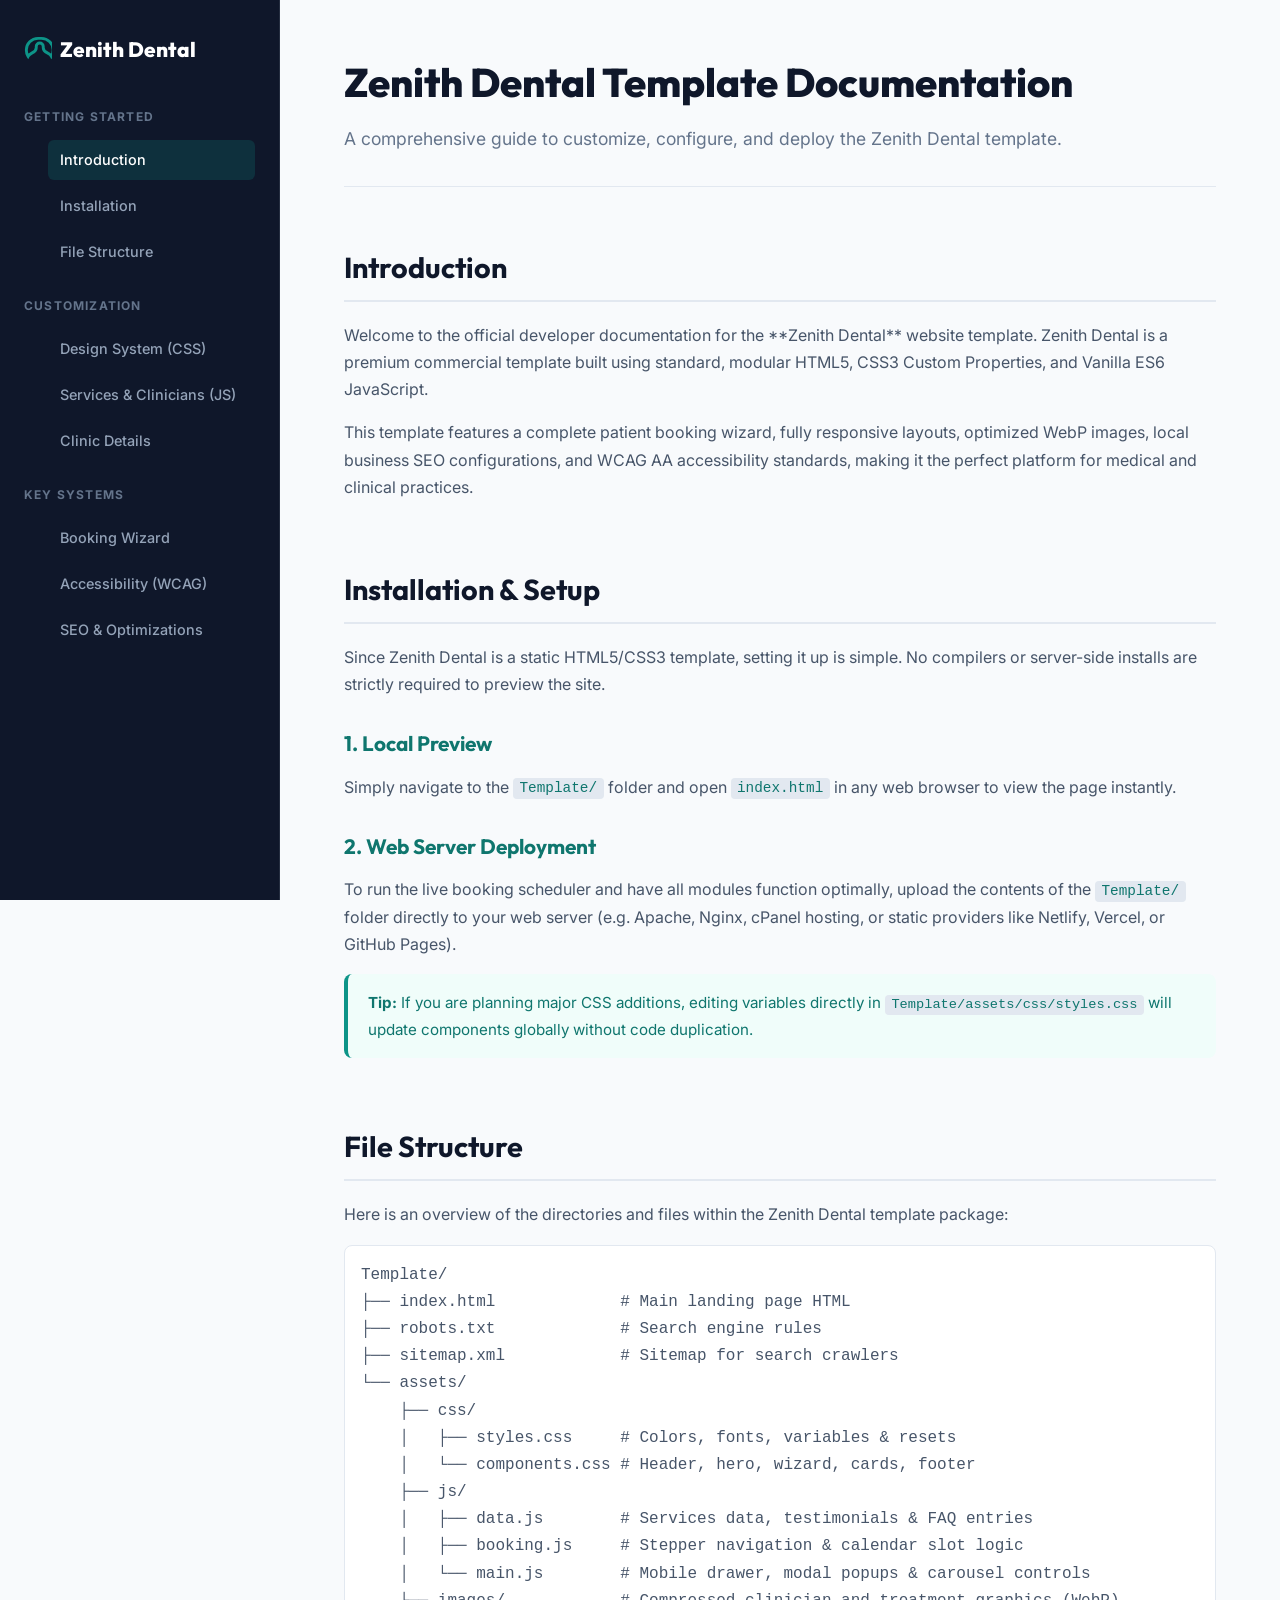
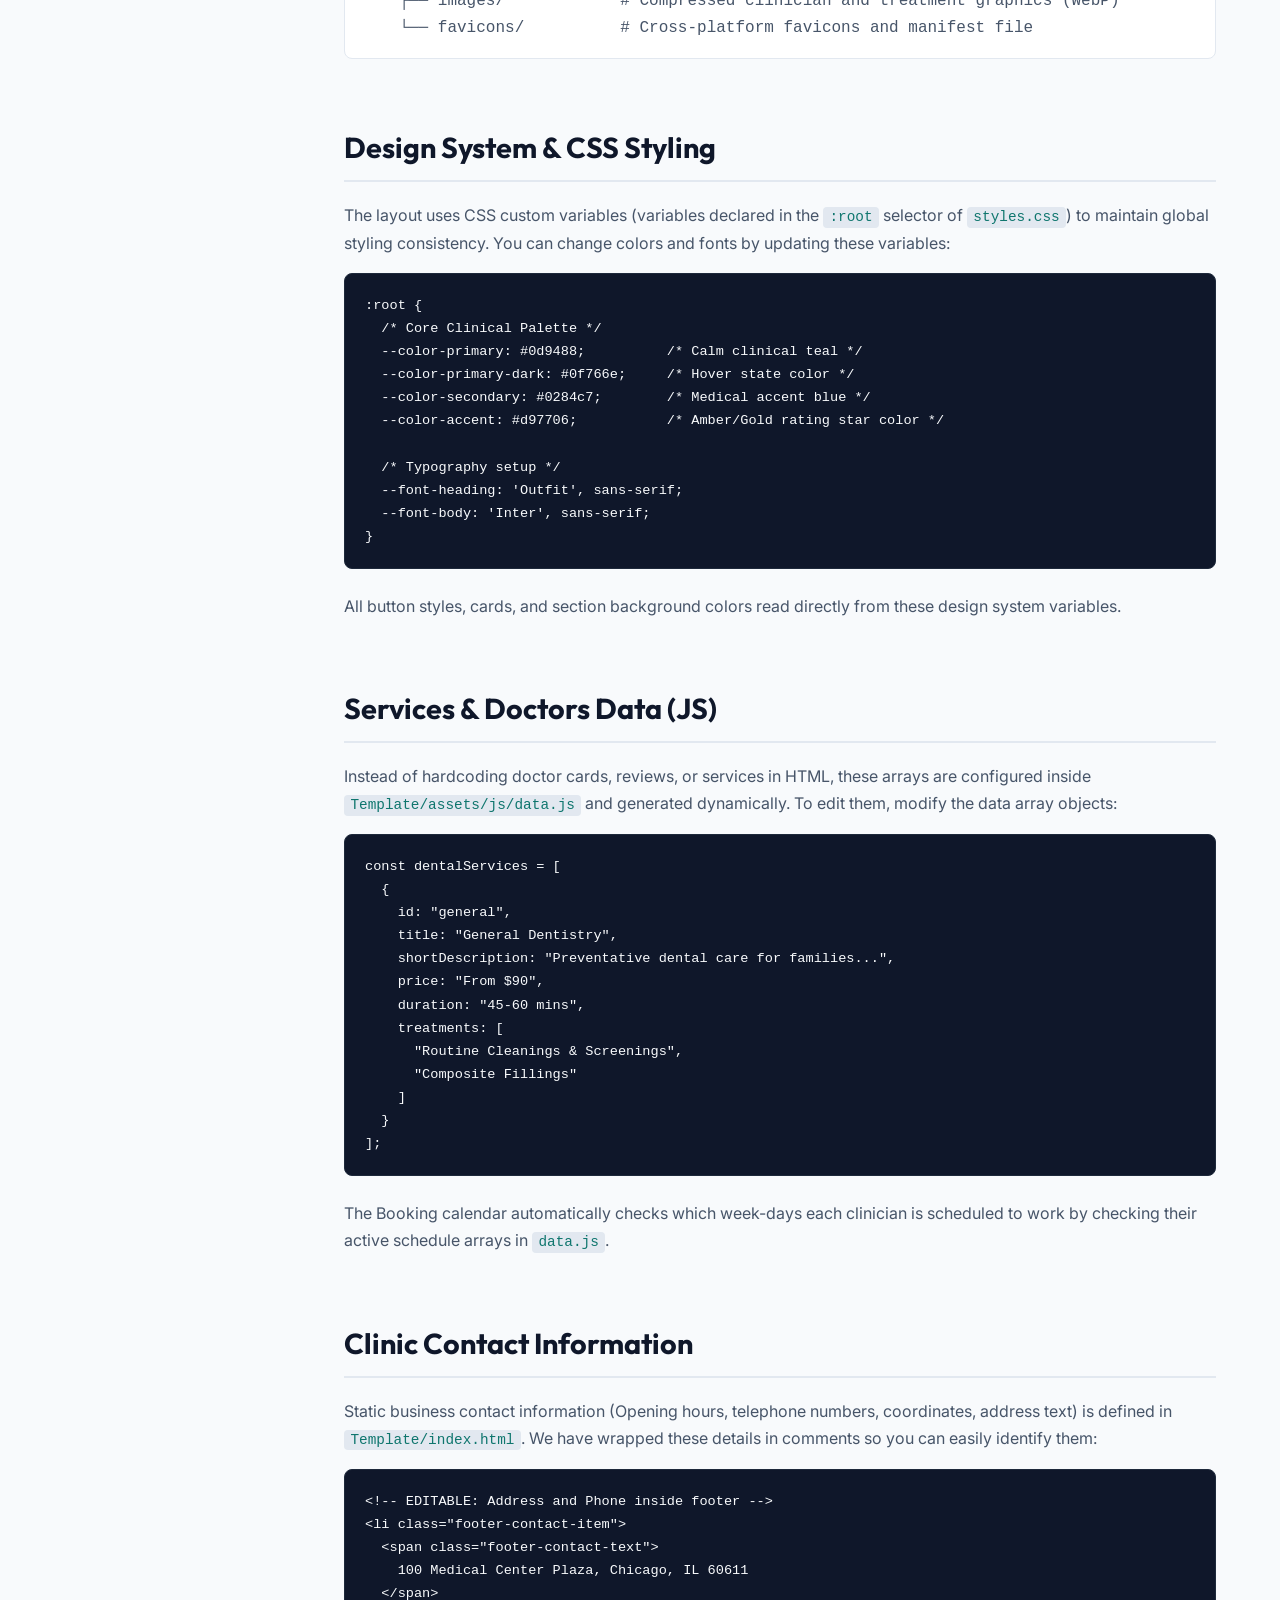
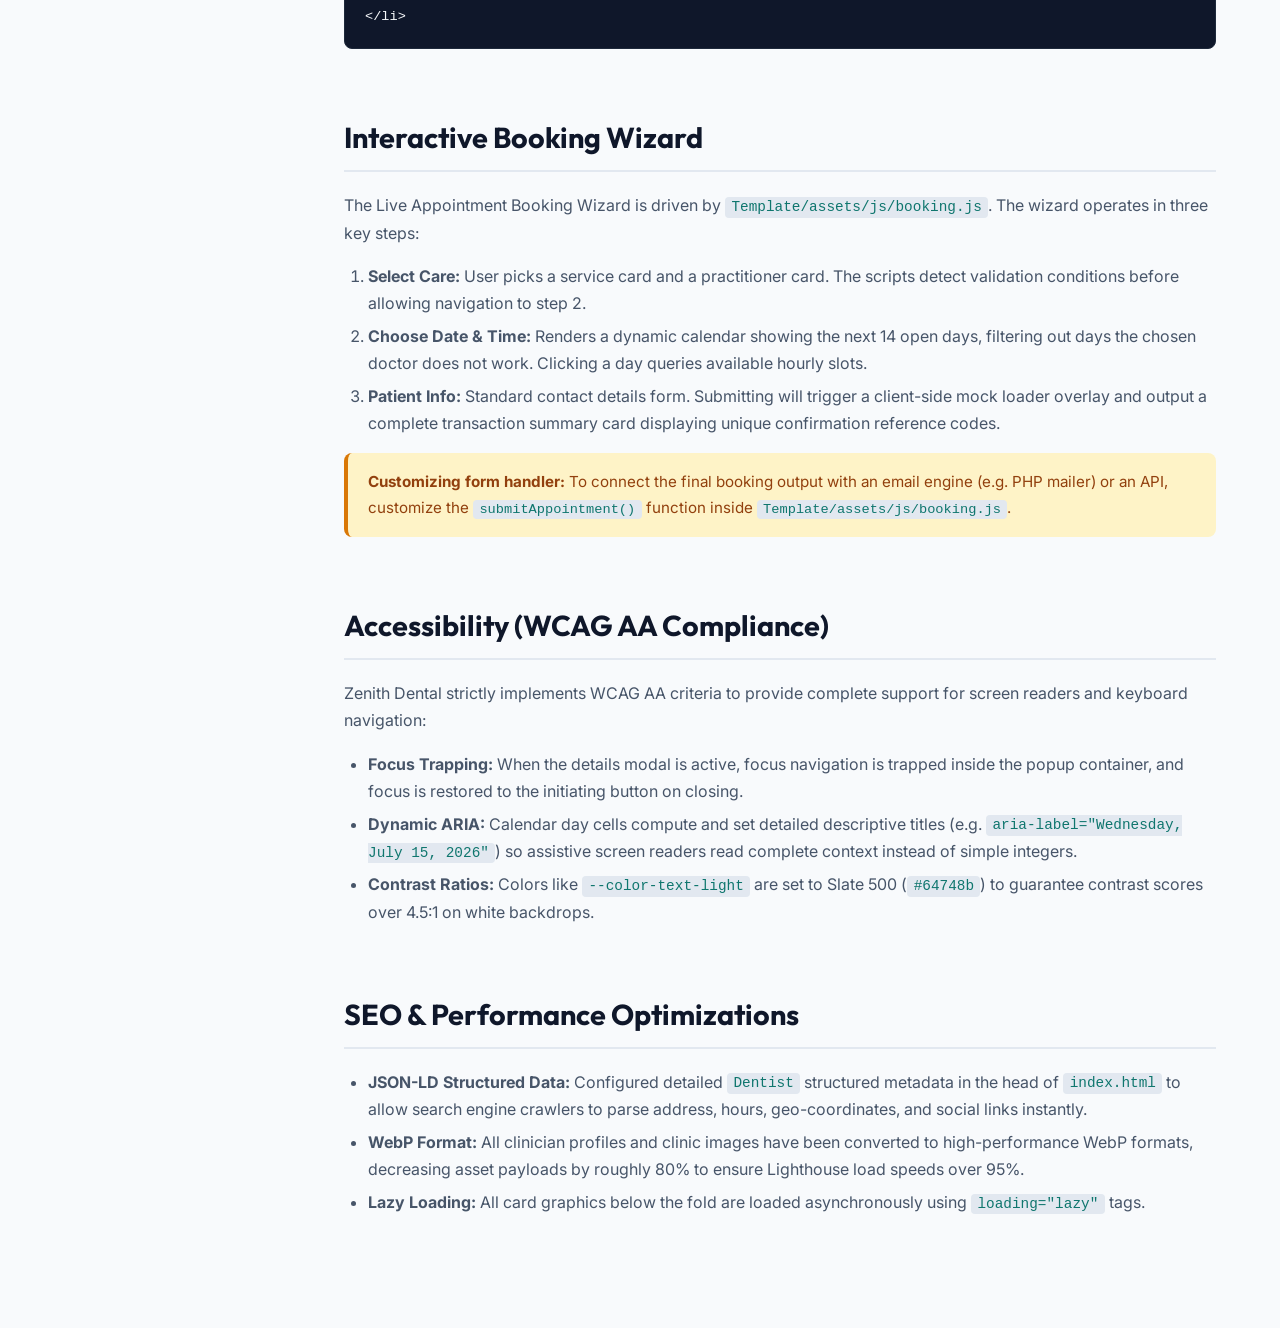
<file: Documentation/index.html>
<!DOCTYPE html>
<html lang="en">
<head>
  <meta charset="UTF-8">
  <meta name="viewport" content="width=device-width, initial-scale=1.0">
  <meta name="description" content="Documentation and setup guide for the Zenith Dental Care HTML5 Website Template.">
  <title>Documentation | Zenith Dental Website Template</title>
  
  <!-- Typography -->
  <link rel="preconnect" href="https://fonts.googleapis.com">
  <link rel="preconnect" href="https://fonts.gstatic.com" crossorigin>
  <link href="https://fonts.googleapis.com/css2?family=Inter:wght@300;400;500;600;700&family=Outfit:wght@400;500;600;700;800&display=swap" rel="stylesheet">

  <style>
    :root {
      --color-primary: #0d9488;
      --color-primary-dark: #0f766e;
      --color-primary-light: #f0fdfa;
      --color-text-main: #0f172a;
      --color-text-muted: #475569;
      --color-text-light: #64748b;
      --color-border: #e2e8f0;
      --color-bg-base: #f8fafc;
      --color-bg-card: #ffffff;
      
      --font-heading: 'Outfit', sans-serif;
      --font-body: 'Inter', sans-serif;
      
      --sidebar-width: 280px;
    }

    * {
      box-sizing: border-box;
      margin: 0;
      padding: 0;
    }

    body {
      font-family: var(--font-body);
      color: var(--color-text-main);
      background-color: var(--color-bg-base);
      line-height: 1.7;
      display: flex;
      min-height: 100vh;
    }

    /* --- Sidebar Layout --- */
    .sidebar {
      width: var(--sidebar-width);
      background-color: #0f172a;
      color: #94a3b8;
      height: 100vh;
      position: fixed;
      top: 0;
      left: 0;
      overflow-y: auto;
      border-right: 1px solid rgba(226, 232, 240, 0.1);
      padding: 2rem 1.5rem;
      z-index: 100;
    }

    .doc-logo {
      display: flex;
      align-items: center;
      gap: 0.5rem;
      color: #ffffff;
      font-family: var(--font-heading);
      font-size: 1.3rem;
      font-weight: 800;
      margin-bottom: 2.5rem;
      text-decoration: none;
    }

    .doc-logo svg {
      width: 28px;
      height: 28px;
      stroke: var(--color-primary);
      stroke-width: 2.5;
      fill: none;
    }

    .nav-group-title {
      font-size: 0.75rem;
      font-weight: 700;
      text-transform: uppercase;
      letter-spacing: 0.1em;
      color: #64748b;
      margin-bottom: 0.75rem;
      margin-top: 1.5rem;
    }

    .nav-links {
      list-style: none;
    }

    .nav-link a {
      display: block;
      padding: 0.5rem 0.75rem;
      color: #94a3b8;
      text-decoration: none;
      font-size: 0.9rem;
      font-weight: 500;
      border-radius: 6px;
      transition: all 0.2s ease;
    }

    .nav-link a:hover,
    .nav-link.active a {
      color: #ffffff;
      background-color: rgba(13, 148, 136, 0.2);
    }

    /* --- Main Content --- */
    .main-content {
      margin-left: var(--sidebar-width);
      padding: 3rem 4rem;
      width: calc(100% - var(--sidebar-width));
      max-width: 1000px;
    }

    header.doc-header {
      margin-bottom: 3.5rem;
      border-bottom: 1px solid var(--color-border);
      padding-bottom: 2rem;
    }

    header.doc-header h1 {
      font-family: var(--font-heading);
      font-size: 2.5rem;
      font-weight: 800;
      color: var(--color-text-main);
      margin-bottom: 0.5rem;
    }

    header.doc-header p {
      color: var(--color-text-light);
      font-size: 1.1rem;
    }

    .doc-section {
      margin-bottom: 4rem;
      scroll-margin-top: 2rem;
    }

    .doc-section h2 {
      font-family: var(--font-heading);
      font-size: 1.8rem;
      font-weight: 700;
      margin-bottom: 1.25rem;
      padding-bottom: 0.5rem;
      border-bottom: 2px solid var(--color-border);
      color: var(--color-text-main);
    }

    .doc-section h3 {
      font-family: var(--font-heading);
      font-size: 1.3rem;
      font-weight: 700;
      margin-top: 1.75rem;
      margin-bottom: 0.75rem;
      color: var(--color-primary-dark);
    }

    .doc-section p {
      color: var(--color-text-muted);
      margin-bottom: 1rem;
    }

    /* --- Code block styling --- */
    pre {
      background-color: #0f172a;
      color: #f8fafc;
      padding: 1.25rem;
      border-radius: 8px;
      overflow-x: auto;
      font-family: 'Consolas', 'Courier New', monospace;
      font-size: 0.85rem;
      margin-bottom: 1.5rem;
      border: 1px solid #1e293b;
    }

    code {
      font-family: 'Consolas', 'Courier New', monospace;
      background-color: #e2e8f0;
      color: #0f766e;
      padding: 0.15rem 0.4rem;
      border-radius: 4px;
      font-size: 0.9em;
    }

    pre code {
      background-color: transparent;
      color: inherit;
      padding: 0;
      border-radius: 0;
      font-size: inherit;
    }

    /* --- Lists & Tables --- */
    ul, ol {
      margin-left: 1.5rem;
      margin-bottom: 1rem;
      color: var(--color-text-muted);
    }

    li {
      margin-bottom: 0.35rem;
    }

    .folder-tree {
      font-family: 'Consolas', 'Courier New', monospace;
      color: var(--color-text-muted);
      background-color: var(--color-bg-card);
      border: 1px solid var(--color-border);
      padding: 1rem;
      border-radius: 8px;
      margin-bottom: 1.5rem;
    }

    .alert {
      padding: 1rem 1.25rem;
      border-radius: 8px;
      border-left: 4px solid var(--color-primary);
      background-color: var(--color-primary-light);
      color: var(--color-primary-dark);
      margin-bottom: 1.5rem;
      font-size: 0.95rem;
    }

    .alert-warning {
      border-color: #d97706;
      background-color: #fef3c7;
      color: #92400e;
    }

    /* --- Responsive --- */
    @media (max-width: 768px) {
      body {
        flex-direction: column;
      }
      .sidebar {
        width: 100%;
        height: auto;
        position: static;
        padding: 1.5rem;
      }
      .main-content {
        margin-left: 0;
        width: 100%;
        padding: 2rem 1.5rem;
      }
    }
  </style>
</head>
<body>

  <!-- Sidebar Navigation -->
  <aside class="sidebar">
    <a href="#" class="doc-logo">
      <svg xmlns="http://www.w3.org/2000/svg" viewBox="0 0 24 24">
        <path d="M12 2C6.5 2 2 6.5 2 12c0 2 .5 4 1.5 5.5.5-1 1.5-2 3.5-3 2.5-1.2 3.5-2.5 3.5-4.5V9c0-1.7 1.3-3 3-3s3 1.3 3 3v1c0 2 1 3.3 3.5 4.5 2 1 3 2 3.5 3 1-1.5 1.5-3.5 1.5-5.5 0-5.5-4.5-10-10-10z"/>
      </svg>
      <span>Zenith Dental</span>
    </a>

    <div class="nav-group-title">Getting Started</div>
    <ul class="nav-links">
      <li class="nav-link active"><a href="#intro">Introduction</a></li>
      <li class="nav-link"><a href="#installation">Installation</a></li>
      <li class="nav-link"><a href="#structure">File Structure</a></li>
    </ul>

    <div class="nav-group-title">Customization</div>
    <ul class="nav-links">
      <li class="nav-link"><a href="#styling">Design System (CSS)</a></li>
      <li class="nav-link"><a href="#data">Services & Clinicians (JS)</a></li>
      <li class="nav-link"><a href="#contact">Clinic Details</a></li>
    </ul>

    <div class="nav-group-title">Key Systems</div>
    <ul class="nav-links">
      <li class="nav-link"><a href="#wizard">Booking Wizard</a></li>
      <li class="nav-link"><a href="#accessibility">Accessibility (WCAG)</a></li>
      <li class="nav-link"><a href="#seo">SEO & Optimizations</a></li>
    </ul>
  </aside>

  <!-- Main Content Panel -->
  <main class="main-content">
    <header class="doc-header">
      <h1>Zenith Dental Template Documentation</h1>
      <p>A comprehensive guide to customize, configure, and deploy the Zenith Dental template.</p>
    </header>

    <!-- Section 1: Introduction -->
    <section id="intro" class="doc-section">
      <h2>Introduction</h2>
      <p>
        Welcome to the official developer documentation for the **Zenith Dental** website template. Zenith Dental is a premium commercial template built using standard, modular HTML5, CSS3 Custom Properties, and Vanilla ES6 JavaScript.
      </p>
      <p>
        This template features a complete patient booking wizard, fully responsive layouts, optimized WebP images, local business SEO configurations, and WCAG AA accessibility standards, making it the perfect platform for medical and clinical practices.
      </p>
    </section>

    <!-- Section 2: Installation -->
    <section id="installation" class="doc-section">
      <h2>Installation & Setup</h2>
      <p>Since Zenith Dental is a static HTML5/CSS3 template, setting it up is simple. No compilers or server-side installs are strictly required to preview the site.</p>
      
      <h3>1. Local Preview</h3>
      <p>Simply navigate to the <code>Template/</code> folder and open <code>index.html</code> in any web browser to view the page instantly.</p>
      
      <h3>2. Web Server Deployment</h3>
      <p>To run the live booking scheduler and have all modules function optimally, upload the contents of the <code>Template/</code> folder directly to your web server (e.g. Apache, Nginx, cPanel hosting, or static providers like Netlify, Vercel, or GitHub Pages).</p>
      
      <div class="alert">
        <strong>Tip:</strong> If you are planning major CSS additions, editing variables directly in <code>Template/assets/css/styles.css</code> will update components globally without code duplication.
      </div>
    </section>

    <!-- Section 3: File Structure -->
    <section id="structure" class="doc-section">
      <h2>File Structure</h2>
      <p>Here is an overview of the directories and files within the Zenith Dental template package:</p>
      
      <div class="folder-tree">
        Template/<br>
        ├── index.html&nbsp;&nbsp;&nbsp;&nbsp;&nbsp;&nbsp;&nbsp;&nbsp;&nbsp;&nbsp;&nbsp;&nbsp;&nbsp;# Main landing page HTML<br>
        ├── robots.txt&nbsp;&nbsp;&nbsp;&nbsp;&nbsp;&nbsp;&nbsp;&nbsp;&nbsp;&nbsp;&nbsp;&nbsp;&nbsp;# Search engine rules<br>
        ├── sitemap.xml&nbsp;&nbsp;&nbsp;&nbsp;&nbsp;&nbsp;&nbsp;&nbsp;&nbsp;&nbsp;&nbsp;&nbsp;# Sitemap for search crawlers<br>
        └── assets/<br>
        &nbsp;&nbsp;&nbsp;&nbsp;├── css/<br>
        &nbsp;&nbsp;&nbsp;&nbsp;│&nbsp;&nbsp;&nbsp;├── styles.css&nbsp;&nbsp;&nbsp;&nbsp;&nbsp;# Colors, fonts, variables & resets<br>
        &nbsp;&nbsp;&nbsp;&nbsp;│&nbsp;&nbsp;&nbsp;└── components.css&nbsp;# Header, hero, wizard, cards, footer<br>
        &nbsp;&nbsp;&nbsp;&nbsp;├── js/<br>
        &nbsp;&nbsp;&nbsp;&nbsp;│&nbsp;&nbsp;&nbsp;├── data.js&nbsp;&nbsp;&nbsp;&nbsp;&nbsp;&nbsp;&nbsp;&nbsp;# Services data, testimonials & FAQ entries<br>
        &nbsp;&nbsp;&nbsp;&nbsp;│&nbsp;&nbsp;&nbsp;├── booking.js&nbsp;&nbsp;&nbsp;&nbsp;&nbsp;# Stepper navigation & calendar slot logic<br>
        &nbsp;&nbsp;&nbsp;&nbsp;│&nbsp;&nbsp;&nbsp;└── main.js&nbsp;&nbsp;&nbsp;&nbsp;&nbsp;&nbsp;&nbsp;&nbsp;# Mobile drawer, modal popups & carousel controls<br>
        &nbsp;&nbsp;&nbsp;&nbsp;├── images/&nbsp;&nbsp;&nbsp;&nbsp;&nbsp;&nbsp;&nbsp;&nbsp;&nbsp;&nbsp;&nbsp;&nbsp;# Compressed clinician and treatment graphics (WebP)<br>
        &nbsp;&nbsp;&nbsp;&nbsp;└── favicons/&nbsp;&nbsp;&nbsp;&nbsp;&nbsp;&nbsp;&nbsp;&nbsp;&nbsp;&nbsp;# Cross-platform favicons and manifest file
      </div>
    </section>

    <!-- Section 4: Design System -->
    <section id="styling" class="doc-section">
      <h2>Design System & CSS Styling</h2>
      <p>The layout uses CSS custom variables (variables declared in the <code>:root</code> selector of <code>styles.css</code>) to maintain global styling consistency. You can change colors and fonts by updating these variables:</p>
      
      <pre><code>:root {
  /* Core Clinical Palette */
  --color-primary: #0d9488;          /* Calm clinical teal */
  --color-primary-dark: #0f766e;     /* Hover state color */
  --color-secondary: #0284c7;        /* Medical accent blue */
  --color-accent: #d97706;           /* Amber/Gold rating star color */
  
  /* Typography setup */
  --font-heading: 'Outfit', sans-serif;
  --font-body: 'Inter', sans-serif;
}</code></pre>
      <p>All button styles, cards, and section background colors read directly from these design system variables.</p>
    </section>

    <!-- Section 5: Services & Doctors Data configuration -->
    <section id="data" class="doc-section">
      <h2>Services & Doctors Data (JS)</h2>
      <p>Instead of hardcoding doctor cards, reviews, or services in HTML, these arrays are configured inside <code>Template/assets/js/data.js</code> and generated dynamically. To edit them, modify the data array objects:</p>
      
      <pre><code>const dentalServices = [
  {
    id: "general",
    title: "General Dentistry",
    shortDescription: "Preventative dental care for families...",
    price: "From $90",
    duration: "45-60 mins",
    treatments: [
      "Routine Cleanings & Screenings",
      "Composite Fillings"
    ]
  }
];</code></pre>
      <p>The Booking calendar automatically checks which week-days each clinician is scheduled to work by checking their active schedule arrays in <code>data.js</code>.</p>
    </section>

    <!-- Section 6: Contact Details Markup -->
    <section id="contact" class="doc-section">
      <h2>Clinic Contact Information</h2>
      <p>Static business contact information (Opening hours, telephone numbers, coordinates, address text) is defined in <code>Template/index.html</code>. We have wrapped these details in comments so you can easily identify them:</p>
      <pre><code>&lt;!-- EDITABLE: Address and Phone inside footer --&gt;
&lt;li class="footer-contact-item"&gt;
  &lt;span class="footer-contact-text"&gt;
    100 Medical Center Plaza, Chicago, IL 60611
  &lt;/span&gt;
&lt;/li&gt;</code></pre>
    </section>

    <!-- Section 7: Booking Wizard -->
    <section id="wizard" class="doc-section">
      <h2>Interactive Booking Wizard</h2>
      <p>The Live Appointment Booking Wizard is driven by <code>Template/assets/js/booking.js</code>. The wizard operates in three key steps:</p>
      <ol>
        <li><strong>Select Care:</strong> User picks a service card and a practitioner card. The scripts detect validation conditions before allowing navigation to step 2.</li>
        <li><strong>Choose Date & Time:</strong> Renders a dynamic calendar showing the next 14 open days, filtering out days the chosen doctor does not work. Clicking a day queries available hourly slots.</li>
        <li><strong>Patient Info:</strong> Standard contact details form. Submitting will trigger a client-side mock loader overlay and output a complete transaction summary card displaying unique confirmation reference codes.</li>
      </ol>
      <div class="alert alert-warning">
        <strong>Customizing form handler:</strong> To connect the final booking output with an email engine (e.g. PHP mailer) or an API, customize the <code>submitAppointment()</code> function inside <code>Template/assets/js/booking.js</code>.
      </div>
    </section>

    <!-- Section 8: Accessibility -->
    <section id="accessibility" class="doc-section">
      <h2>Accessibility (WCAG AA Compliance)</h2>
      <p>Zenith Dental strictly implements WCAG AA criteria to provide complete support for screen readers and keyboard navigation:</p>
      <ul>
        <li><strong>Focus Trapping:</strong> When the details modal is active, focus navigation is trapped inside the popup container, and focus is restored to the initiating button on closing.</li>
        <li><strong>Dynamic ARIA:</strong> Calendar day cells compute and set detailed descriptive titles (e.g. <code>aria-label="Wednesday, July 15, 2026"</code>) so assistive screen readers read complete context instead of simple integers.</li>
        <li><strong>Contrast Ratios:</strong> Colors like <code>--color-text-light</code> are set to Slate 500 (<code>#64748b</code>) to guarantee contrast scores over 4.5:1 on white backdrops.</li>
      </ul>
    </section>

    <!-- Section 9: SEO & Performance -->
    <section id="seo" class="doc-section">
      <h2>SEO & Performance Optimizations</h2>
      <ul>
        <li><strong>JSON-LD Structured Data:</strong> Configured detailed <code>Dentist</code> structured metadata in the head of <code>index.html</code> to allow search engine crawlers to parse address, hours, geo-coordinates, and social links instantly.</li>
        <li><strong>WebP Format:</strong> All clinician profiles and clinic images have been converted to high-performance WebP formats, decreasing asset payloads by roughly 80% to ensure Lighthouse load speeds over 95%.</li>
        <li><strong>Lazy Loading:</strong> All card graphics below the fold are loaded asynchronously using <code>loading="lazy"</code> tags.</li>
      </ul>
    </section>

  </main>

  <script>
    // Smooth scroll navigation highlight logic
    document.addEventListener('DOMContentLoaded', () => {
      const links = document.querySelectorAll('.nav-link');
      
      links.forEach(link => {
        link.addEventListener('click', (e) => {
          links.forEach(l => l.classList.remove('active'));
          link.classList.add('active');
        });
      });
    });
  </script>
</body>
</html>
</file>
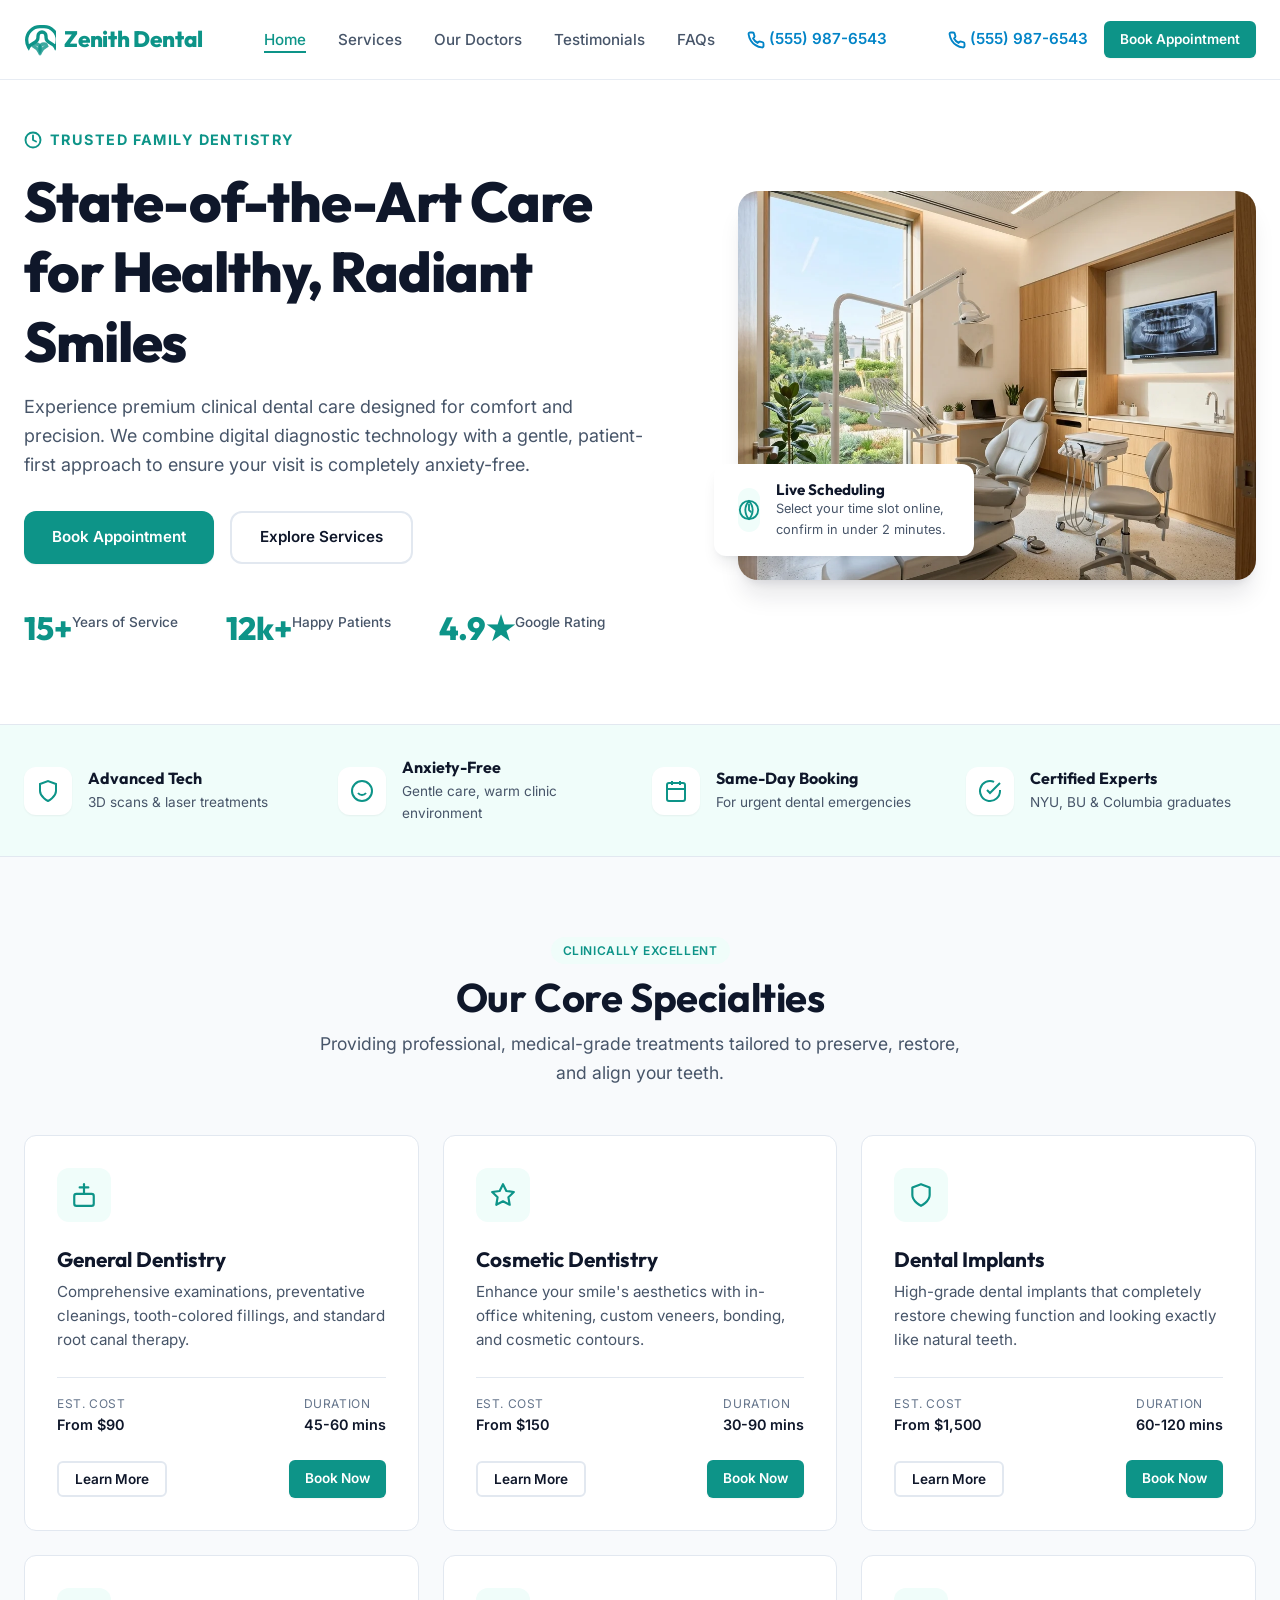
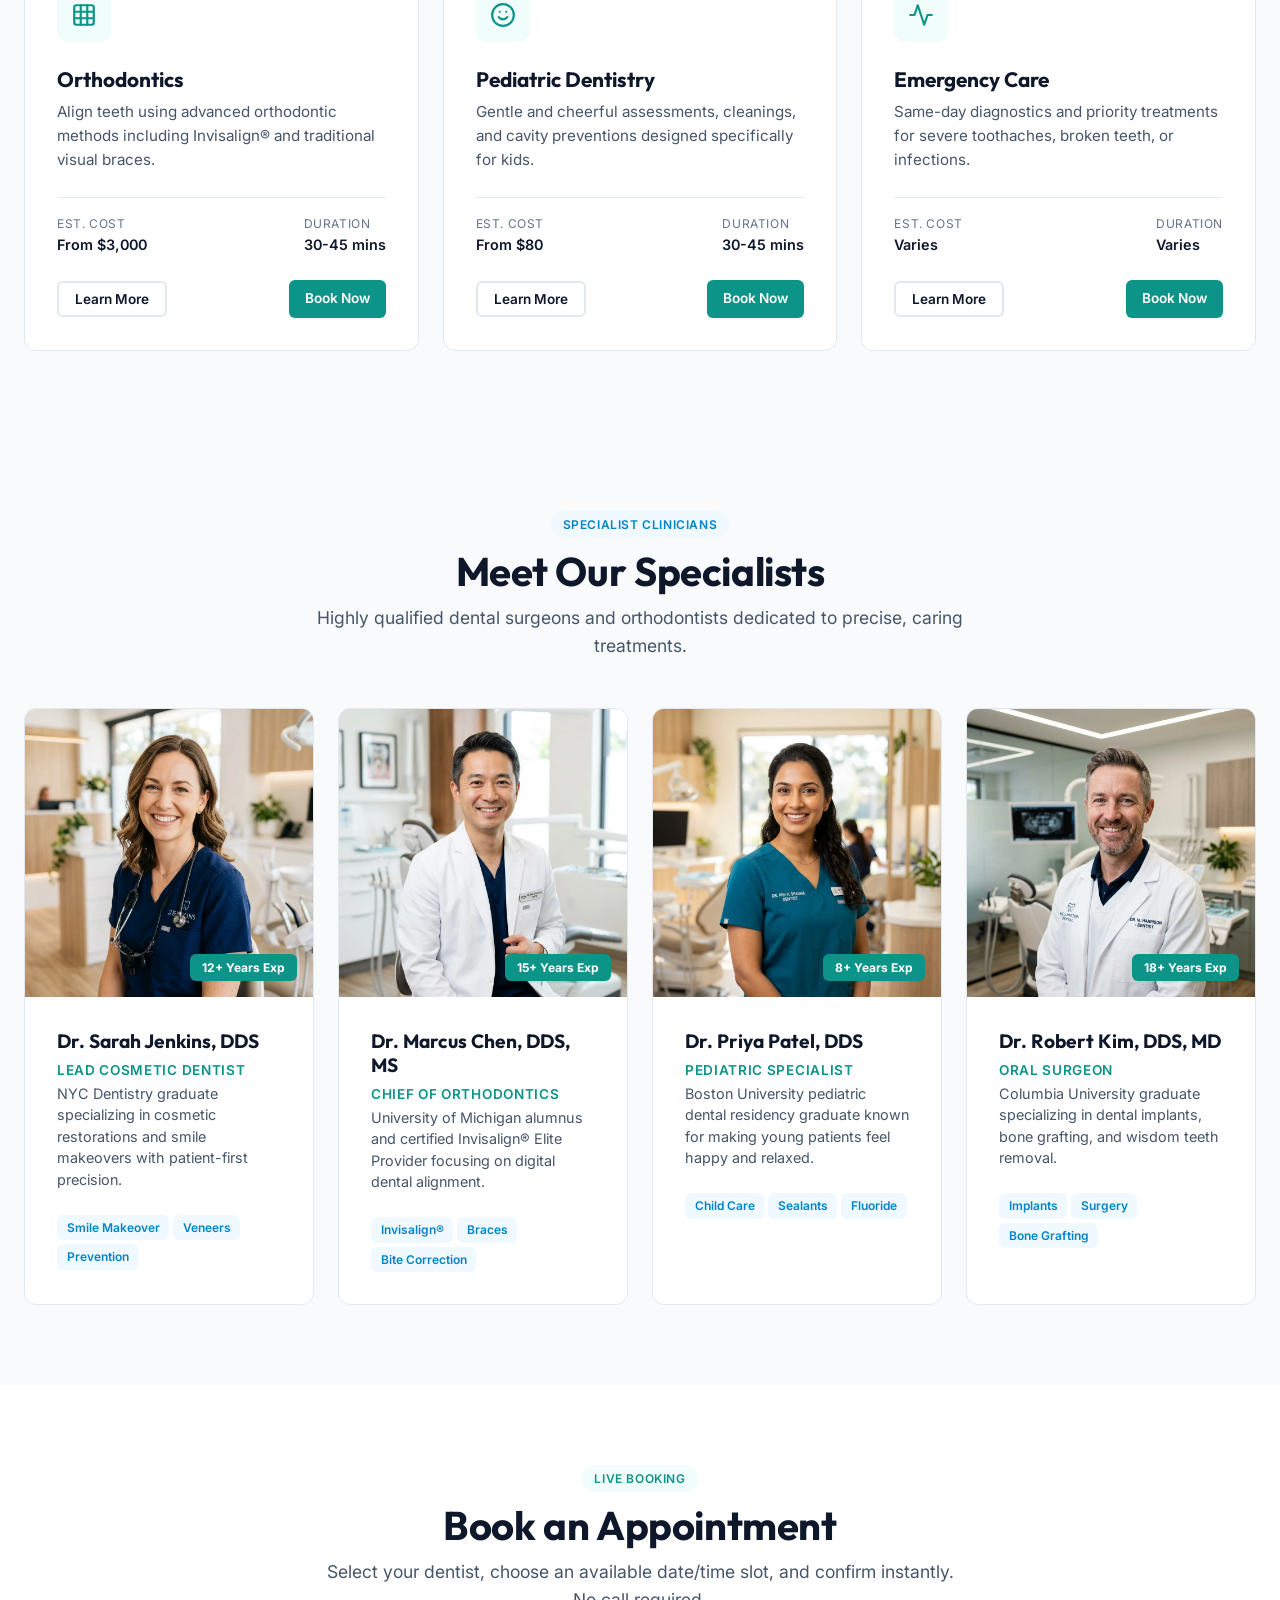
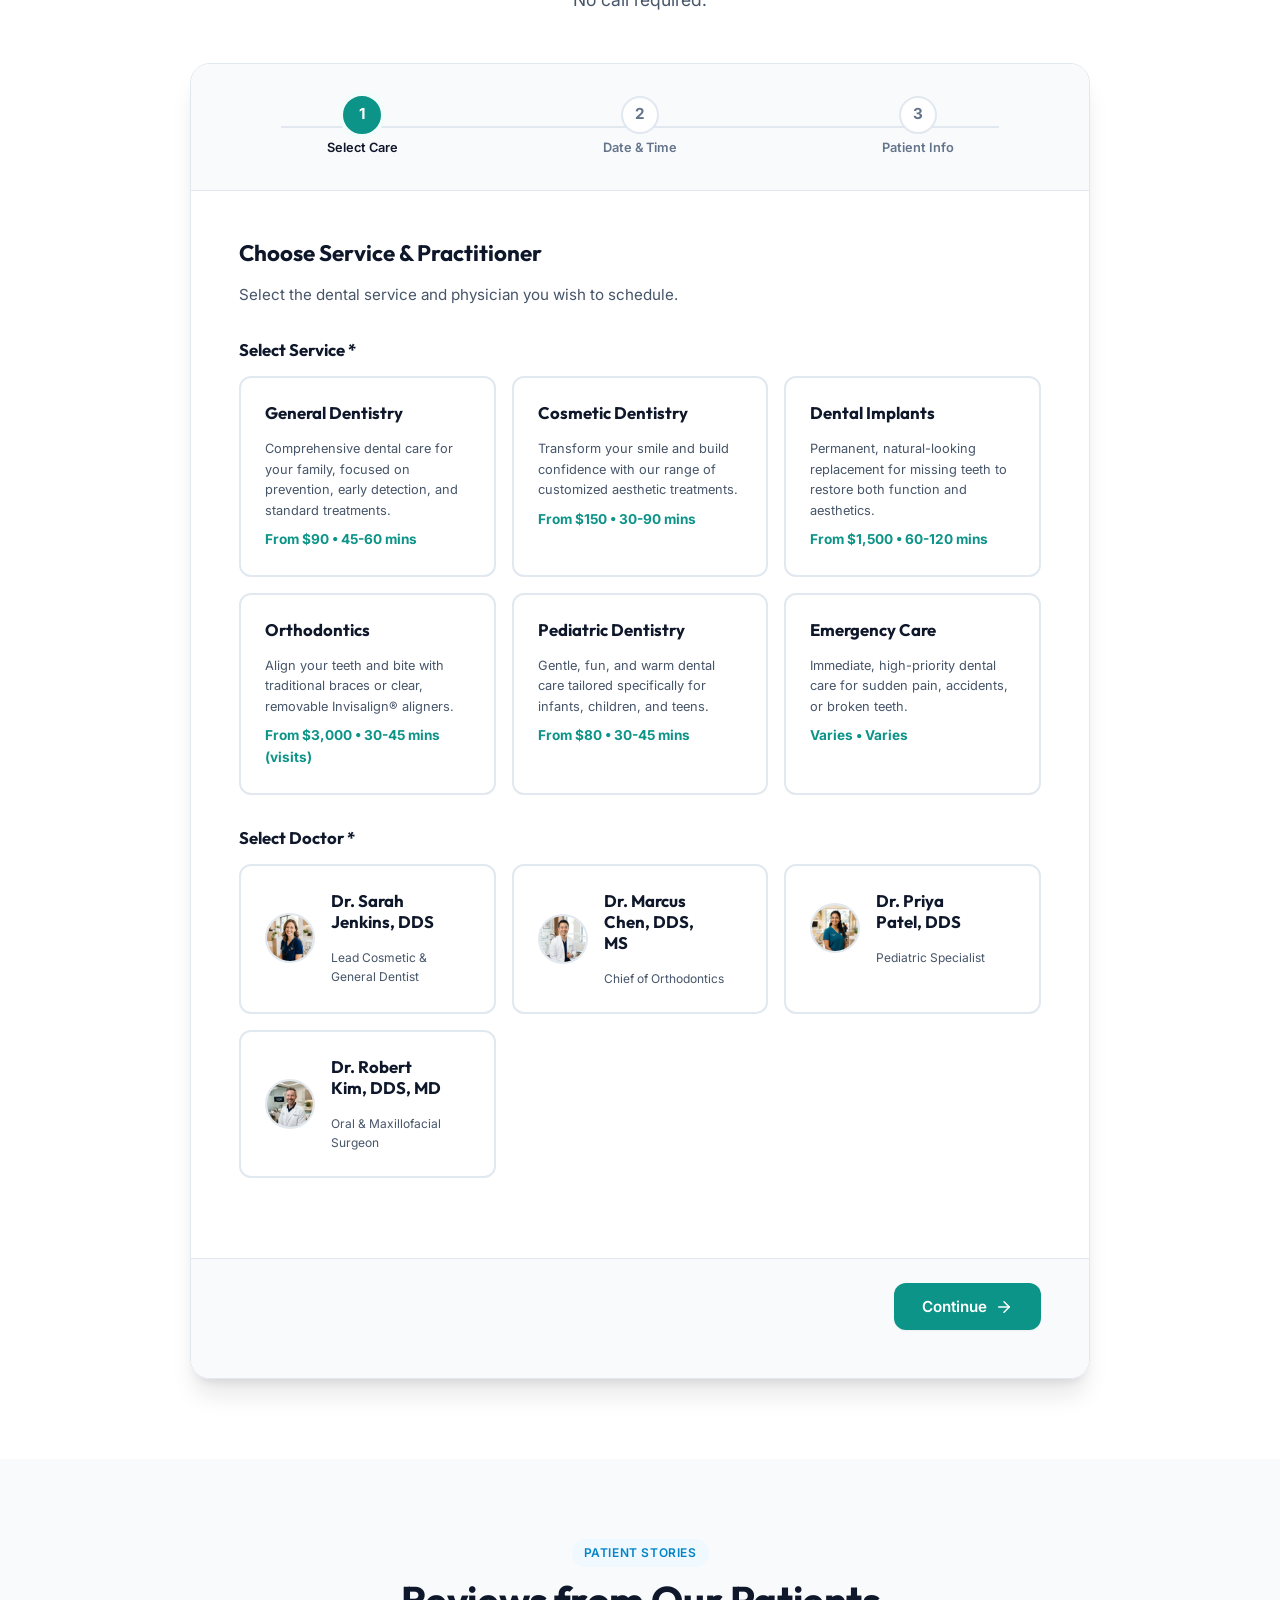
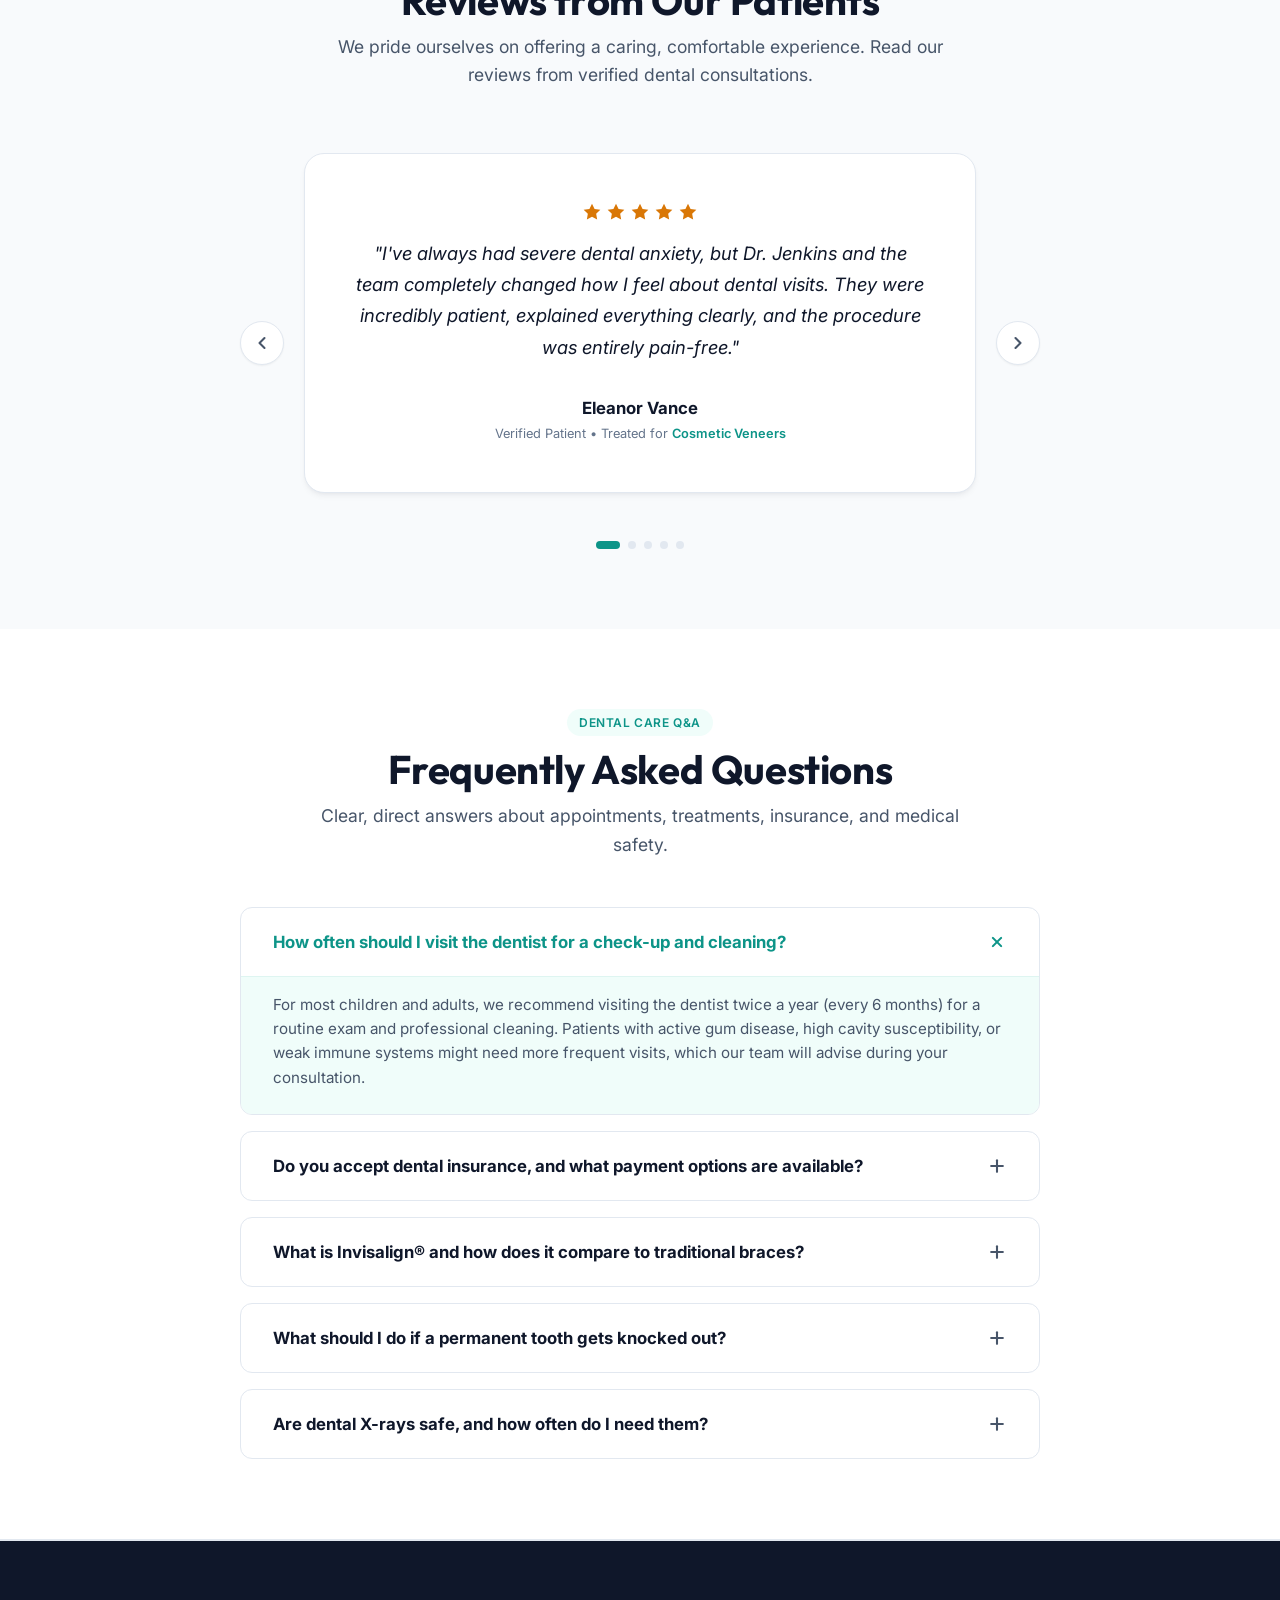
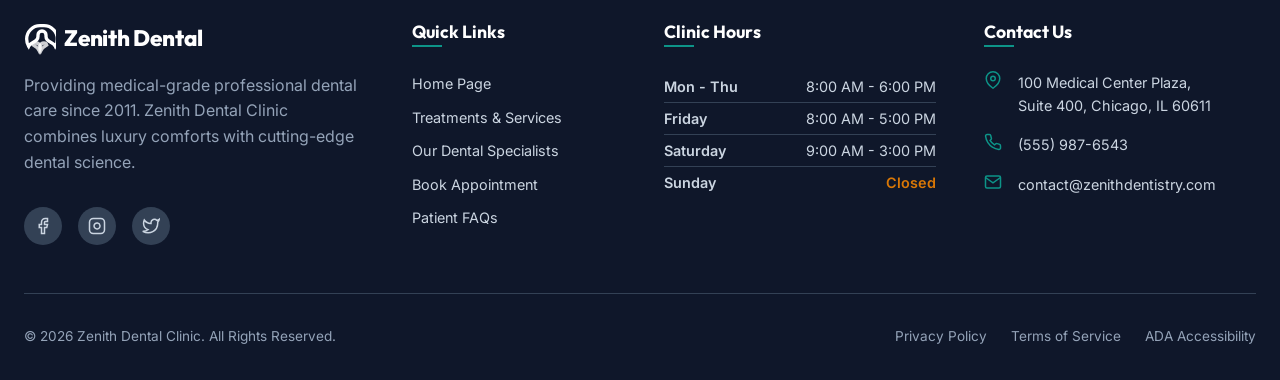
<file: Template/index.html>
<!DOCTYPE html>
<html lang="en">
<head>
  <meta charset="UTF-8">
  <meta name="viewport" content="width=device-width, initial-scale=1.0">
  <meta name="description" content="Zenith Dental Care offers premium general, cosmetic, and surgical family dentistry. Schedule your online appointment with our expert dental team in under two minutes.">
  <meta name="keywords" content="dental clinic, dentist, cosmetic dentistry, orthodontics, invisalign, dental implants, teeth whitening, emergency dentist">
  <meta name="author" content="Zenith Dental Care">
  <meta name="robots" content="index, follow">
  
  <!-- Canonical Link -->
  <link rel="canonical" href="https://yourdentalclinicwebsite.com/">
  
  <title>Zenith Dental Care | Premium Family & Cosmetic Dentistry</title>

  <!-- Favicons and Manifest -->
  <link rel="icon" type="image/x-icon" href="assets/favicons/favicon.ico">
  <link rel="icon" type="image/png" sizes="32x32" href="assets/favicons/favicon-32x32.png">
  <link rel="icon" type="image/png" sizes="16x16" href="assets/favicons/favicon-16x16.png">
  <link rel="apple-touch-icon" sizes="180x180" href="assets/favicons/apple-touch-icon.png">
  <link rel="manifest" href="assets/favicons/site.webmanifest">

  <!-- Open Graph / Facebook Sharing Metadata -->
  <meta property="og:title" content="Zenith Dental Care | Premium Family & Cosmetic Dentistry">
  <meta property="og:description" content="State-of-the-art dental treatment from board-certified experts. Book your appointment slot instantly online.">
  <meta property="og:type" content="website">
  <meta property="og:url" content="https://yourdentalclinicwebsite.com/">
  <meta property="og:site_name" content="Zenith Dental Care">
  <meta property="og:image" content="assets/images/hero-clinic.webp">
  
  <!-- Twitter Card Metadata -->
  <meta name="twitter:card" content="summary_large_image">
  <meta name="twitter:title" content="Zenith Dental Care | Premium Family & Cosmetic Dentistry">
  <meta name="twitter:description" content="State-of-the-art dental treatment from board-certified experts. Book your appointment slot instantly online.">
  <meta name="twitter:image" content="assets/images/hero-clinic.webp">
  
  <!-- CSS Stylesheets -->
  <link rel="stylesheet" href="assets/css/styles.css">
  <link rel="stylesheet" href="assets/css/components.css">

  <!-- LocalBusiness/Dentist JSON-LD Schema Structured Data -->
  <script type="application/ld+json">
  {
    "@context": "https://schema.org",
    "@type": "Dentist",
    "name": "Zenith Dental Care",
    "image": "https://yourdentalclinicwebsite.com/assets/images/hero-clinic.webp",
    "url": "https://yourdentalclinicwebsite.com/",
    "telephone": "+15559876543",
    "priceRange": "$$",
    "address": {
      "@type": "PostalAddress",
      "streetAddress": "100 Medical Center Plaza, Suite 400",
      "addressLocality": "Chicago",
      "addressRegion": "IL",
      "postalCode": "60611",
      "addressCountry": "US"
    },
    "geo": {
      "@type": "GeoCoordinates",
      "latitude": 41.89544,
      "longitude": -87.62432
    },
    "openingHoursSpecification": [
      {
        "@type": "OpeningHoursSpecification",
        "dayOfWeek": ["Monday", "Tuesday", "Wednesday", "Thursday"],
        "opens": "08:00",
        "closes": "18:00"
      },
      {
        "@type": "OpeningHoursSpecification",
        "dayOfWeek": "Friday",
        "opens": "08:00",
        "closes": "17:00"
      },
      {
        "@type": "OpeningHoursSpecification",
        "dayOfWeek": "Saturday",
        "opens": "09:00",
        "closes": "15:00"
      }
    ],
    "sameAs": [
      "https://www.facebook.com/your-clinic-handle",
      "https://www.instagram.com/your-clinic-handle",
      "https://twitter.com/your-clinic-handle"
    ]
  }
  </script>

  <!-- JS Modules and Libraries (Deferred for optimal performance) -->
  <script src="assets/js/data.js" defer></script>
  <script src="assets/js/booking.js" defer></script>
  <script src="assets/js/main.js" defer></script>
</head>
<body>

  <!-- ==========================================
       1. HEADER / NAVIGATION BAR
       ========================================== -->
  <header class="navbar" id="navbar">
    <div class="container">
      <a href="#" class="logo" aria-label="Zenith Dental Care Home">
        <svg xmlns="http://www.w3.org/2000/svg" viewBox="0 0 24 24">
          <path d="M12 2C6.5 2 2 6.5 2 12c0 2 .5 4 1.5 5.5.5-1 1.5-2 3.5-3 2.5-1.2 3.5-2.5 3.5-4.5V9c0-1.7 1.3-3 3-3s3 1.3 3 3v1c0 2 1 3.3 3.5 4.5 2 1 3 2 3.5 3 1-1.5 1.5-3.5 1.5-5.5 0-5.5-4.5-10-10-10z"/>
          <path d="M7 16.5c2 1 3.5 2.5 4.5 4.5.5-1 .8-2 .5-3.5-.3-1.5-1.5-2.5-3-2.5-1 0-1.7.5-2 1.5z" opacity="0.8"/>
          <path d="M17 16.5c-2 1-3.5 2.5-4.5 4.5-.5-1-.8-2-.5-3.5.3-1.5 1.5-2.5 3-2.5 1 0 1.7.5 2 1.5z" opacity="0.8"/>
        </svg>
        <span>Zenith Dental</span>
      </a>

      <!-- Desktop Links -->
      <nav aria-label="Primary Navigation">
        <ul class="nav-links" id="nav-links">
          <li><a href="#" class="nav-link active">Home</a></li>
          <li><a href="#services" class="nav-link">Services</a></li>
          <li><a href="#team" class="nav-link">Our Doctors</a></li>
          <li><a href="#testimonials" class="nav-link">Testimonials</a></li>
          <li><a href="#faq" class="nav-link">FAQs</a></li>
          <li class="nav-phone-mobile">
            <a href="tel:+15559876543" class="nav-phone">
              <svg xmlns="http://www.w3.org/2000/svg" viewBox="0 0 24 24" fill="none" stroke="currentColor" stroke-width="2.5" stroke-linecap="round" stroke-linejoin="round"><path d="M22 16.92v3a2 2 0 0 1-2.18 2 19.79 19.79 0 0 1-8.63-3.07 19.5 19.5 0 0 1-6-6 19.79 19.79 0 0 1-3.07-8.67A2 2 0 0 1 4.11 2h3a2 2 0 0 1 2 1.72 12.84 12.84 0 0 0 .7 2.81 2 2 0 0 1-.45 2.11L8.09 9.91a16 16 0 0 0 6 6l1.27-1.27a2 2 0 0 1 2.11-.45 12.84 12.84 0 0 0 2.81.7A2 2 0 0 1 22 16.92z"></path></svg>
              <span>(555) 987-6543</span>
            </a>
          </li>
        </ul>
      </nav>

      <div class="nav-actions">
        <a href="tel:+15559876543" class="nav-phone" aria-label="Call clinic at (555) 987-6543">
          <svg xmlns="http://www.w3.org/2000/svg" viewBox="0 0 24 24" fill="none" stroke="currentColor" stroke-width="2.5" stroke-linecap="round" stroke-linejoin="round"><path d="M22 16.92v3a2 2 0 0 1-2.18 2 19.79 19.79 0 0 1-8.63-3.07 19.5 19.5 0 0 1-6-6 19.79 19.79 0 0 1-3.07-8.67A2 2 0 0 1 4.11 2h3a2 2 0 0 1 2 1.72 12.84 12.84 0 0 0 .7 2.81 2 2 0 0 1-.45 2.11L8.09 9.91a16 16 0 0 0 6 6l1.27-1.27a2 2 0 0 1 2.11-.45 12.84 12.84 0 0 0 2.81.7A2 2 0 0 1 22 16.92z"></path></svg>
          <span>(555) 987-6543</span>
        </a>
        <a href="#appointment" class="btn btn-primary btn-sm">Book Appointment</a>
      </div>

      <!-- Mobile Burger Button -->
      <button class="burger-menu" id="burger-menu" aria-label="Toggle Mobile Menu" aria-controls="nav-links" aria-expanded="false">
        <span class="burger-bar"></span>
        <span class="burger-bar"></span>
        <span class="burger-bar"></span>
      </button>
    </div>
  </header>


  <!-- ==========================================
       2. HERO SECTION
       ========================================== -->
  <section class="hero-section">
    <div class="container hero-grid">
      <div class="hero-content reveal">
        <div class="hero-subtitle">
          <svg width="18" height="18" viewBox="0 0 24 24" fill="none" stroke="currentColor" stroke-width="2.5" stroke-linecap="round" stroke-linejoin="round"><circle cx="12" cy="12" r="10"></circle><polyline points="12 6 12 12 16 14"></polyline></svg>
          <span>Trusted Family Dentistry</span>
        </div>
        <h1 class="hero-title">State-of-the-Art Care for Healthy, Radiant Smiles</h1>
        <p class="hero-description">
          Experience premium clinical dental care designed for comfort and precision. We combine digital diagnostic technology with a gentle, patient-first approach to ensure your visit is completely anxiety-free.
        </p>
        <div class="hero-cta">
          <a href="#appointment" class="btn btn-primary">Book Appointment</a>
          <a href="#services" class="btn btn-outline">Explore Services</a>
        </div>
        
        <div class="hero-stats">
          <div class="hero-stat-item">
            <span class="hero-stat-number">15+</span>
            <span class="hero-stat-label">Years of Service</span>
          </div>
          <div class="hero-stat-item">
            <span class="hero-stat-number">12k+</span>
            <span class="hero-stat-label">Happy Patients</span>
          </div>
          <div class="hero-stat-item">
            <span class="hero-stat-number">4.9★</span>
            <span class="hero-stat-label">Google Rating</span>
          </div>
        </div>
      </div>

      <div class="hero-image-wrapper reveal reveal-delay-2">
        <div class="hero-image-container">
          <img src="assets/images/hero-clinic.webp" alt="Zenith Dental clinic high-tech treatment chair. Bright, modern, and clinical-grade atmosphere.">
        </div>
        <!-- Floating Visual Card -->
        <div class="hero-floating-card">
          <div class="hero-floating-icon">
            <svg xmlns="http://www.w3.org/2000/svg" viewBox="0 0 24 24" fill="none" stroke="currentColor" stroke-width="2" stroke-linecap="round" stroke-linejoin="round"><circle cx="12" cy="12" r="10"></circle><polyline points="12 6 12 12 14 14"></polyline><path d="M12 2a15.3 15.3 0 0 1 4 10 15.3 15.3 0 0 1-4 10 15.3 15.3 0 0 1-4-10 15.3 15.3 0 0 1 4-10z"></path></svg>
          </div>
          <div class="hero-floating-text">
            <h4>Live Scheduling</h4>
            <p>Select your time slot online, confirm in under 2 minutes.</p>
          </div>
        </div>
      </div>
    </div>
  </section>


  <!-- ==========================================
       3. TRUST FEATURES BANNER
       ========================================== -->
  <section class="trust-banner">
    <div class="container trust-banner-grid">
      <div class="trust-item reveal">
        <div class="trust-icon">
          <svg viewBox="0 0 24 24" fill="none" stroke="currentColor" stroke-width="2"><path d="M12 22s8-4 8-10V5l-8-3-8 3v7c0 6 8 10 8 10z"/></svg>
        </div>
        <div class="trust-text">
          <h4>Advanced Tech</h4>
          <p>3D scans & laser treatments</p>
        </div>
      </div>
      
      <div class="trust-item reveal reveal-delay-1">
        <div class="trust-icon">
          <svg viewBox="0 0 24 24" fill="none" stroke="currentColor" stroke-width="2"><circle cx="12" cy="12" r="10"/><path d="M8 14s1.5 2 4 2 4-2 4-2"/><line x1="9" y1="9" x2="9.01" y2="9"/><line x1="15" y1="9" x2="15.01" y2="9"/></svg>
        </div>
        <div class="trust-text">
          <h4>Anxiety-Free</h4>
          <p>Gentle care, warm clinic environment</p>
        </div>
      </div>

      <div class="trust-item reveal reveal-delay-2">
        <div class="trust-icon">
          <svg viewBox="0 0 24 24" fill="none" stroke="currentColor" stroke-width="2"><rect x="3" y="4" width="18" height="18" rx="2" ry="2"/><line x1="16" y1="2" x2="16" y2="6"/><line x1="8" y1="2" x2="8" y2="6"/><line x1="3" y1="10" x2="21" y2="10"/></svg>
        </div>
        <div class="trust-text">
          <h4>Same-Day Booking</h4>
          <p>For urgent dental emergencies</p>
        </div>
      </div>

      <div class="trust-item reveal reveal-delay-3">
        <div class="trust-icon">
          <svg viewBox="0 0 24 24" fill="none" stroke="currentColor" stroke-width="2"><path d="M22 11.08V12a10 10 0 1 1-5.93-9.14"/><polyline points="22 4 12 14.01 9 11.01"/></svg>
        </div>
        <div class="trust-text">
          <h4>Certified Experts</h4>
          <p>NYU, BU & Columbia graduates</p>
        </div>
      </div>
    </div>
  </section>


  <!-- ==========================================
       4. SERVICES SECTION
       ========================================== -->
  <section class="section-padding" id="services">
    <div class="container">
      <div class="section-header text-center reveal">
        <span class="badge badge-primary">Clinically Excellent</span>
        <h2>Our Core Specialties</h2>
        <p>Providing professional, medical-grade treatments tailored to preserve, restore, and align your teeth.</p>
      </div>

      <div class="grid grid-3">
        <!-- Service Card 1 -->
        <div class="service-card reveal">
          <div class="service-card-icon">
            <svg viewBox="0 0 24 24" fill="none" stroke="currentColor" stroke-width="2" stroke-linecap="round" stroke-linejoin="round"><rect x="3" y="11" width="18" height="11" rx="2" ry="2"/><path d="M12 2v9"/><path d="M8 5h8"/></svg>
          </div>
          <h3>General Dentistry</h3>
          <p>Comprehensive examinations, preventative cleanings, tooth-colored fillings, and standard root canal therapy.</p>
          <div class="service-card-meta">
            <div class="service-meta-item">
              <span class="service-meta-label">Est. Cost</span>
              <span class="service-meta-value">From $90</span>
            </div>
            <div class="service-meta-item">
              <span class="service-meta-label">Duration</span>
              <span class="service-meta-value">45-60 mins</span>
            </div>
          </div>
          <div class="service-card-action flex justify-between items-center">
            <button class="btn btn-outline btn-sm btn-service-details" data-service-id="general" aria-label="Learn more about General Dentistry">Learn More</button>
            <a href="#appointment" class="btn btn-primary btn-sm btn-book-service" data-service-id="general">Book Now</a>
          </div>
        </div>

        <!-- Service Card 2 -->
        <div class="service-card reveal reveal-delay-1">
          <div class="service-card-icon">
            <svg viewBox="0 0 24 24" fill="none" stroke="currentColor" stroke-width="2" stroke-linecap="round" stroke-linejoin="round"><polygon points="12 2 15.09 8.26 22 9.27 17 14.14 18.18 21.02 12 17.77 5.82 21.02 7 14.14 2 9.27 8.91 8.26 12 2"/></svg>
          </div>
          <h3>Cosmetic Dentistry</h3>
          <p>Enhance your smile's aesthetics with in-office whitening, custom veneers, bonding, and cosmetic contours.</p>
          <div class="service-card-meta">
            <div class="service-meta-item">
              <span class="service-meta-label">Est. Cost</span>
              <span class="service-meta-value">From $150</span>
            </div>
            <div class="service-meta-item">
              <span class="service-meta-label">Duration</span>
              <span class="service-meta-value">30-90 mins</span>
            </div>
          </div>
          <div class="service-card-action flex justify-between items-center">
            <button class="btn btn-outline btn-sm btn-service-details" data-service-id="cosmetic" aria-label="Learn more about Cosmetic Dentistry">Learn More</button>
            <a href="#appointment" class="btn btn-primary btn-sm btn-book-service" data-service-id="cosmetic">Book Now</a>
          </div>
        </div>

        <!-- Service Card 3 -->
        <div class="service-card reveal reveal-delay-2">
          <div class="service-card-icon">
            <svg viewBox="0 0 24 24" fill="none" stroke="currentColor" stroke-width="2" stroke-linecap="round" stroke-linejoin="round"><path d="M12 22s8-4 8-10V5l-8-3-8 3v7c0 6 8 10 8 10z"/></svg>
          </div>
          <h3>Dental Implants</h3>
          <p>High-grade dental implants that completely restore chewing function and looking exactly like natural teeth.</p>
          <div class="service-card-meta">
            <div class="service-meta-item">
              <span class="service-meta-label">Est. Cost</span>
              <span class="service-meta-value">From $1,500</span>
            </div>
            <div class="service-meta-item">
              <span class="service-meta-label">Duration</span>
              <span class="service-meta-value">60-120 mins</span>
            </div>
          </div>
          <div class="service-card-action flex justify-between items-center">
            <button class="btn btn-outline btn-sm btn-service-details" data-service-id="implants" aria-label="Learn more about Dental Implants">Learn More</button>
            <a href="#appointment" class="btn btn-primary btn-sm btn-book-service" data-service-id="implants">Book Now</a>
          </div>
        </div>

        <!-- Service Card 4 -->
        <div class="service-card reveal">
          <div class="service-card-icon">
            <svg viewBox="0 0 24 24" fill="none" stroke="currentColor" stroke-width="2" stroke-linecap="round" stroke-linejoin="round"><rect x="3" y="3" width="18" height="18" rx="2" ry="2"/><line x1="9" y1="3" x2="9" y2="21"/><line x1="15" y1="3" x2="15" y2="21"/><line x1="3" y1="9" x2="21" y2="9"/><line x1="3" y1="15" x2="21" y2="15"/></svg>
          </div>
          <h3>Orthodontics</h3>
          <p>Align teeth using advanced orthodontic methods including Invisalign® and traditional visual braces.</p>
          <div class="service-card-meta">
            <div class="service-meta-item">
              <span class="service-meta-label">Est. Cost</span>
              <span class="service-meta-value">From $3,000</span>
            </div>
            <div class="service-meta-item">
              <span class="service-meta-label">Duration</span>
              <span class="service-meta-value">30-45 mins</span>
            </div>
          </div>
          <div class="service-card-action flex justify-between items-center">
            <button class="btn btn-outline btn-sm btn-service-details" data-service-id="ortho" aria-label="Learn more about Orthodontics">Learn More</button>
            <a href="#appointment" class="btn btn-primary btn-sm btn-book-service" data-service-id="ortho">Book Now</a>
          </div>
        </div>

        <!-- Service Card 5 -->
        <div class="service-card reveal reveal-delay-1">
          <div class="service-card-icon">
            <svg viewBox="0 0 24 24" fill="none" stroke="currentColor" stroke-width="2" stroke-linecap="round" stroke-linejoin="round"><circle cx="12" cy="12" r="10"/><path d="M8 14s1.5 2 4 2 4-2 4-2"/><line x1="9" y1="9" x2="9.01" y2="9"/><line x1="15" y1="9" x2="15.01" y2="9"/></svg>
          </div>
          <h3>Pediatric Dentistry</h3>
          <p>Gentle and cheerful assessments, cleanings, and cavity preventions designed specifically for kids.</p>
          <div class="service-card-meta">
            <div class="service-meta-item">
              <span class="service-meta-label">Est. Cost</span>
              <span class="service-meta-value">From $80</span>
            </div>
            <div class="service-meta-item">
              <span class="service-meta-label">Duration</span>
              <span class="service-meta-value">30-45 mins</span>
            </div>
          </div>
          <div class="service-card-action flex justify-between items-center">
            <button class="btn btn-outline btn-sm btn-service-details" data-service-id="pediatric" aria-label="Learn more about Pediatric Dentistry">Learn More</button>
            <a href="#appointment" class="btn btn-primary btn-sm btn-book-service" data-service-id="pediatric">Book Now</a>
          </div>
        </div>

        <!-- Service Card 6 -->
        <div class="service-card reveal reveal-delay-2">
          <div class="service-card-icon">
            <svg viewBox="0 0 24 24" fill="none" stroke="currentColor" stroke-width="2" stroke-linecap="round" stroke-linejoin="round"><path d="M22 12h-4l-3 9L9 3l-3 9H2"/></svg>
          </div>
          <h3>Emergency Care</h3>
          <p>Same-day diagnostics and priority treatments for severe toothaches, broken teeth, or infections.</p>
          <div class="service-card-meta">
            <div class="service-meta-item">
              <span class="service-meta-label">Est. Cost</span>
              <span class="service-meta-value">Varies</span>
            </div>
            <div class="service-meta-item">
              <span class="service-meta-label">Duration</span>
              <span class="service-meta-value">Varies</span>
            </div>
          </div>
          <div class="service-card-action flex justify-between items-center">
            <button class="btn btn-outline btn-sm btn-service-details" data-service-id="emergency" aria-label="Learn more about Emergency Care">Learn More</button>
            <a href="#appointment" class="btn btn-primary btn-sm btn-book-service" data-service-id="emergency">Book Now</a>
          </div>
        </div>
      </div>
    </div>
  </section>


  <!-- ==========================================
       5. TEAM / DENTISTS SECTION
       ========================================== -->
  <section class="section-padding" id="team">
    <div class="container">
      <div class="section-header text-center reveal">
        <span class="badge badge-secondary">Specialist Clinicians</span>
        <h2>Meet Our Specialists</h2>
        <p>Highly qualified dental surgeons and orthodontists dedicated to precise, caring treatments.</p>
      </div>

      <div class="grid grid-4">
        <!-- Doctor 1 -->
        <div class="doctor-card reveal">
          <div class="doctor-image-box">
            <img src="assets/images/doctor-jenkins.webp" alt="Dr. Sarah Jenkins, Lead Cosmetic & General Dentist" loading="lazy">
            <span class="doctor-experience-tag">12+ Years Exp</span>
          </div>
          <div class="doctor-info">
            <h3>Dr. Sarah Jenkins, DDS</h3>
            <span class="doctor-title">Lead Cosmetic Dentist</span>
            <p class="doctor-bio">NYC Dentistry graduate specializing in cosmetic restorations and smile makeovers with patient-first precision.</p>
            <div class="doctor-specialties">
              <span>Smile Makeover</span>
              <span>Veneers</span>
              <span>Prevention</span>
            </div>
          </div>
        </div>

        <!-- Doctor 2 -->
        <div class="doctor-card reveal reveal-delay-1">
          <div class="doctor-image-box">
            <img src="assets/images/doctor-chen.webp" alt="Dr. Marcus Chen, Chief of Orthodontics" loading="lazy">
            <span class="doctor-experience-tag">15+ Years Exp</span>
          </div>
          <div class="doctor-info">
            <h3>Dr. Marcus Chen, DDS, MS</h3>
            <span class="doctor-title">Chief of Orthodontics</span>
            <p class="doctor-bio">University of Michigan alumnus and certified Invisalign® Elite Provider focusing on digital dental alignment.</p>
            <div class="doctor-specialties">
              <span>Invisalign®</span>
              <span>Braces</span>
              <span>Bite Correction</span>
            </div>
          </div>
        </div>

        <!-- Doctor 3 -->
        <div class="doctor-card reveal reveal-delay-2">
          <div class="doctor-image-box">
            <img src="assets/images/doctor-patel.webp" alt="Dr. Priya Patel, Pediatric Specialist" loading="lazy">
            <span class="doctor-experience-tag">8+ Years Exp</span>
          </div>
          <div class="doctor-info">
            <h3>Dr. Priya Patel, DDS</h3>
            <span class="doctor-title">Pediatric Specialist</span>
            <p class="doctor-bio">Boston University pediatric dental residency graduate known for making young patients feel happy and relaxed.</p>
            <div class="doctor-specialties">
              <span>Child Care</span>
              <span>Sealants</span>
              <span>Fluoride</span>
            </div>
          </div>
        </div>

        <!-- Doctor 4 -->
        <div class="doctor-card reveal reveal-delay-3">
          <div class="doctor-image-box">
            <img src="assets/images/doctor-kim.webp" alt="Dr. Robert Kim, Oral & Maxillofacial Surgeon" loading="lazy">
            <span class="doctor-experience-tag">18+ Years Exp</span>
          </div>
          <div class="doctor-info">
            <h3>Dr. Robert Kim, DDS, MD</h3>
            <span class="doctor-title">Oral Surgeon</span>
            <p class="doctor-bio">Columbia University graduate specializing in dental implants, bone grafting, and wisdom teeth removal.</p>
            <div class="doctor-specialties">
              <span>Implants</span>
              <span>Surgery</span>
              <span>Bone Grafting</span>
            </div>
          </div>
        </div>
      </div>
    </div>
  </section>


  <!-- ==========================================
       6. APPOINTMENT BOOKING WIZARD
       ========================================== -->
  <section class="section-padding booking-section" id="appointment">
    <div class="container">
      <div class="section-header text-center reveal">
        <span class="badge badge-primary">Live Booking</span>
        <h2>Book an Appointment</h2>
        <p>Select your dentist, choose an available date/time slot, and confirm instantly. No call required.</p>
      </div>

      <div class="booking-wrapper reveal">
        <!-- Live booking elements container wrapper -->
        <div id="booking-wizard-wrapper">
          
          <!-- Loading State Overlay -->
          <div class="booking-loading-overlay" id="booking-loading">
            <div class="spinner"></div>
            <p class="booking-loading-text">Scheduling your appointment...</p>
            <p class="booking-loading-subtext">Connecting with live schedule...</p>
          </div>

          <!-- Wizard Progress Stepper Header -->
          <div class="stepper-header">
            <div class="stepper-progress-bar">
              <div class="stepper-progress-active"></div>
            </div>
            
            <div class="step-indicator active">
              <div class="step-number">1</div>
              <span class="step-label">Select Care</span>
            </div>
            <div class="step-indicator">
              <div class="step-number">2</div>
              <span class="step-label">Date & Time</span>
            </div>
            <div class="step-indicator">
              <div class="step-number">3</div>
              <span class="step-label">Patient Info</span>
            </div>
          </div>

          <!-- Wizard Body -->
          <div class="booking-form-container">
            
            <!-- STEP 1: Select Service & Doctor -->
            <div class="booking-step-content active" data-step="1">
              <h3 class="step-title">Choose Service & Practitioner</h3>
              <p class="step-description">Select the dental service and physician you wish to schedule.</p>
              
              <h4>Select Service <span>*</span></h4>
              <div class="card-select-grid" id="services-select-grid">
                <!-- Programmatically generated list of services -->
              </div>
              
              <h4 class="margin-top">Select Doctor <span>*</span></h4>
              <div class="card-select-grid" id="doctors-select-grid">
                <!-- Programmatically generated list of doctors -->
              </div>
            </div>

            <!-- STEP 2: Choose Date & Time -->
            <div class="booking-step-content" data-step="2">
              <h3 class="step-title">Select Date & Appointment Time</h3>
              <p class="step-description">Choose a date within the next 14 days and an open time slot.</p>
              
              <div class="date-time-layout">
                <!-- Calendar Widget -->
                <div class="calendar-widget">
                  <div class="calendar-header">
                    <span class="calendar-title" id="calendar-current-month">June 2026</span>
                    <div class="calendar-nav-controls">
                      <button type="button" class="calendar-nav-btn" id="calendar-prev-month" aria-label="Previous Month">
                        <svg xmlns="http://www.w3.org/2000/svg" width="16" height="16" viewBox="0 0 24 24" fill="none" stroke="currentColor" stroke-width="2.5"><polyline points="15 18 9 12 15 6"></polyline></svg>
                      </button>
                      <button type="button" class="calendar-nav-btn" id="calendar-next-month" aria-label="Next Month">
                        <svg xmlns="http://www.w3.org/2000/svg" width="16" height="16" viewBox="0 0 24 24" fill="none" stroke="currentColor" stroke-width="2.5"><polyline points="9 18 15 12 9 6"></polyline></svg>
                      </button>
                    </div>
                  </div>
                  <div class="calendar-grid" id="calendar-days-grid">
                    <!-- Days dynamically rendered here -->
                  </div>
                </div>

                <!-- Time Slot Picker -->
                <div class="slots-widget">
                  <span class="slots-title">Available Hours</span>
                  <p id="selected-date-label">
                    Please select a date from the calendar
                  </p>
                  <div class="slots-empty-state" id="slots-empty-state">
                    Choose a date to view available appointment slots.
                  </div>
                  <div class="slots-grid" id="slots-grid">
                    <!-- Slots dynamically rendered here -->
                  </div>
                </div>
              </div>
            </div>

            <!-- STEP 3: Patient Information Form -->
            <div class="booking-step-content" data-step="3">
              <h3 class="step-title">Verify Contact Details</h3>
              <p class="step-description">Fill in patient information to complete registration and confirm reservation details.</p>
              
              <form id="patient-details-form" class="booking-form" novalidate>
                <div class="form-group">
                  <label for="patient-name">Full Name <span>*</span></label>
                  <input type="text" id="patient-name" class="form-input" placeholder="e.g., Jane Doe" required>
                  <span class="form-error-msg">Please enter your full name.</span>
                </div>
                
                <div class="form-group">
                  <label for="patient-email">Email Address <span>*</span></label>
                  <input type="email" id="patient-email" class="form-input" placeholder="e.g., jane@example.com" required>
                  <span class="form-error-msg">Please enter a valid email address.</span>
                </div>
                
                <div class="form-group">
                  <label for="patient-phone">Phone Number <span>*</span></label>
                  <input type="tel" id="patient-phone" class="form-input" placeholder="e.g., (555) 000-0000" required>
                  <span class="form-error-msg">Please enter a valid phone number.</span>
                </div>
                
                <div class="form-group">
                  <label for="patient-notes">Additional Patient Notes (Optional)</label>
                  <input type="text" id="patient-notes" class="form-input" placeholder="e.g., Tooth sensitivity, first visit...">
                </div>
              </form>

              <!-- Final Confirmation Booking Summary -->
              <div class="summary-widget">
                <div class="summary-title">Appointment Details Summary</div>
                <div class="summary-grid">
                  <div class="summary-item">
                    <span class="summary-label">Service</span>
                    <span class="summary-value" id="summary-service">General Dentistry</span>
                  </div>
                  <div class="summary-item">
                    <span class="summary-label">Specialist</span>
                    <span class="summary-value" id="summary-doctor">Dr. Sarah Jenkins</span>
                  </div>
                  <div class="summary-item">
                    <span class="summary-label">Date</span>
                    <span class="summary-value" id="summary-date">Select date</span>
                  </div>
                  <div class="summary-item">
                    <span class="summary-label">Time</span>
                    <span class="summary-value" id="summary-time">Select time</span>
                  </div>
                  <div class="summary-item">
                    <span class="summary-label">Estimated Cost</span>
                    <span class="summary-value" id="summary-price">Select service</span>
                  </div>
                </div>
              </div>
            </div>

          </div>

          <!-- Wizard Control Navigation Buttons Footer -->
          <div class="booking-footer-controls">
            <button type="button" class="btn btn-outline" id="booking-prev">
              <svg xmlns="http://www.w3.org/2000/svg" width="18" height="18" viewBox="0 0 24 24" fill="none" stroke="currentColor" stroke-width="2" stroke-linecap="round" stroke-linejoin="round"><line x1="19" y1="12" x2="5" y2="12"></line><polyline points="12 19 5 12 12 5"></polyline></svg> 
              Back
            </button>
            <button type="button" class="btn btn-primary" id="booking-next">
              Continue 
              <svg xmlns="http://www.w3.org/2000/svg" width="18" height="18" viewBox="0 0 24 24" fill="none" stroke="currentColor" stroke-width="2" stroke-linecap="round" stroke-linejoin="round"><line x1="5" y1="12" x2="19" y2="12"></line><polyline points="12 5 19 12 12 19"></polyline></svg>
            </button>
          </div>

        </div>

        <!-- Success Confirmation State (Initially Hidden) -->
        <div class="booking-success-panel" id="booking-success-panel">
          <div class="success-icon-wrapper">
            <svg xmlns="http://www.w3.org/2000/svg" viewBox="0 0 24 24" fill="none" stroke="currentColor" stroke-width="3" stroke-linecap="round" stroke-linejoin="round"><path d="M22 11.08V12a10 10 0 1 1-5.93-9.14"></path><polyline points="22 4 12 14.01 9 11.01"></polyline></svg>
          </div>
          <h3 style="font-size: 1.8rem; font-weight: 800; color: var(--color-text-main); margin-bottom: var(--space-sm);">Appointment Confirmed!</h3>
          <p class="success-description">
            Thank you! Your appointment has been booked. A confirmation email and calendar invite have been sent to your inbox.
          </p>

          <div class="success-details-card">
            <div class="success-row">
              <span class="success-label">Confirmation ID</span>
              <span class="success-value" id="success-ref-val">DC-458129</span>
            </div>
            <div class="success-row">
              <span class="success-label">Patient Name</span>
              <span class="success-value" id="success-patient-val">Jane Doe</span>
            </div>
            <div class="success-row">
              <span class="success-label">Care Service</span>
              <span class="success-value" id="success-service-val">General Dentistry</span>
            </div>
            <div class="success-row">
              <span class="success-label">Practitioner</span>
              <span class="success-value" id="success-doctor-val">Dr. Sarah Jenkins</span>
            </div>
            <div class="success-row">
              <span class="success-label">Appointment Time</span>
              <span class="success-value" id="success-datetime-val">Tuesday, June 16, 2026 at 10:00 AM</span>
            </div>
            <div class="success-row">
              <span class="success-label">Est. Consultation Cost</span>
              <span class="success-value" id="success-price-val">$90</span>
            </div>
          </div>

          <div class="success-actions">
            <button class="btn btn-outline" id="btn-print-confirmation">
              <svg xmlns="http://www.w3.org/2000/svg" width="18" height="18" viewBox="0 0 24 24" fill="none" stroke="currentColor" stroke-width="2" stroke-linecap="round" stroke-linejoin="round"><polyline points="6 9 6 2 18 2 18 9"></polyline><path d="M6 18H4a2 2 0 0 1-2-2v-5a2 2 0 0 1 2-2h16a2 2 0 0 1 2 2v5a2 2 0 0 1-2 2h-2"></path><rect x="6" y="14" width="12" height="8"></rect></svg>
              Print Details
            </button>
            <button class="btn btn-primary" id="btn-book-another">
              Book Another Appointment
            </button>
          </div>
        </div>
      </div>
    </div>
  </section>


  <!-- ==========================================
       7. REVIEWS & TESTIMONIALS SLIDER
       ========================================== -->
  <section class="section-padding reviews-section" id="testimonials">
    <div class="container">
      <div class="section-header text-center reveal">
        <span class="badge badge-secondary">Patient Stories</span>
        <h2>Reviews from Our Patients</h2>
        <p>We pride ourselves on offering a caring, comfortable experience. Read our reviews from verified dental consultations.</p>
      </div>

      <div class="reviews-carousel-container reveal">
        <!-- Navigation Arrows -->
        <button class="carousel-nav-btn prev" aria-label="Previous Testimonial">
          <svg xmlns="http://www.w3.org/2000/svg" viewBox="0 0 24 24" fill="none" stroke="currentColor" stroke-width="2.5" stroke-linecap="round" stroke-linejoin="round"><polyline points="15 18 9 12 15 6"></polyline></svg>
        </button>
        <button class="carousel-nav-btn next" aria-label="Next Testimonial">
          <svg xmlns="http://www.w3.org/2000/svg" viewBox="0 0 24 24" fill="none" stroke="currentColor" stroke-width="2.5" stroke-linecap="round" stroke-linejoin="round"><polyline points="9 18 15 12 9 6"></polyline></svg>
        </button>

        <!-- Viewport -->
        <div class="reviews-viewport">
          <div class="reviews-track">
            <!-- Review slides rendered dynamically by main.js -->
          </div>
        </div>

        <!-- Slider Dots -->
        <div class="carousel-dots">
          <!-- Dots indicators rendered dynamically -->
        </div>
      </div>
    </div>
  </section>


  <!-- ==========================================
       8. FAQ ACCORDION SECTION
       ========================================== -->
  <section class="section-padding" id="faq">
    <div class="container">
      <div class="section-header text-center reveal">
        <span class="badge badge-primary">Dental Care Q&A</span>
        <h2>Frequently Asked Questions</h2>
        <p>Clear, direct answers about appointments, treatments, insurance, and medical safety.</p>
      </div>

      <!-- FAQ Accordion Container -->
      <div class="faq-container reveal" id="faq-accordion-list">
        <!-- FAQ items generated dynamically by main.js -->
      </div>
    </div>
  </section>


  <!-- ==========================================
       9. FOOTER
       ========================================== -->
  <footer class="footer">
    <div class="container">
      <div class="footer-grid">
        <!-- Clinic Pitch -->
        <div class="footer-col-logo">
          <a href="#" class="logo footer-logo">
            <svg xmlns="http://www.w3.org/2000/svg" viewBox="0 0 24 24">
              <path d="M12 2C6.5 2 2 6.5 2 12c0 2 .5 4 1.5 5.5.5-1 1.5-2 3.5-3 2.5-1.2 3.5-2.5 3.5-4.5V9c0-1.7 1.3-3 3-3s3 1.3 3 3v1c0 2 1 3.3 3.5 4.5 2 1 3 2 3.5 3 1-1.5 1.5-3.5 1.5-5.5 0-5.5-4.5-10-10-10z"/>
              <path d="M7 16.5c2 1 3.5 2.5 4.5 4.5.5-1 .8-2 .5-3.5-.3-1.5-1.5-2.5-3-2.5-1 0-1.7.5-2 1.5z" opacity="0.8"/>
              <path d="M17 16.5c-2 1-3.5 2.5-4.5 4.5-.5-1-.8-2-.5-3.5.3-1.5 1.5-2.5 3-2.5 1 0 1.7.5 2 1.5z" opacity="0.8"/>
            </svg>
            <span>Zenith Dental</span>
          </a>
          <p>
            Providing medical-grade professional dental care since 2011. Zenith Dental Clinic combines luxury comforts with cutting-edge dental science.
          </p>
          <div class="footer-socials">
            <a href="https://www.facebook.com/your-clinic-handle" class="footer-social-link" target="_blank" rel="noopener noreferrer" aria-label="Facebook">
              <svg viewBox="0 0 24 24" fill="none" stroke="currentColor" stroke-width="2"><path d="M18 2h-3a5 5 0 0 0-5 5v3H7v4h3v8h4v-8h3l1-4h-4V7a1 1 0 0 1 1-1h3z"/></svg>
            </a>
            <a href="https://www.instagram.com/your-clinic-handle" class="footer-social-link" target="_blank" rel="noopener noreferrer" aria-label="Instagram">
              <svg viewBox="0 0 24 24" fill="none" stroke="currentColor" stroke-width="2"><rect x="2" y="2" width="20" height="20" rx="5" ry="5"/><path d="M16 11.37A4 4 0 1 1 12.63 8 4 4 0 0 1 16 11.37z"/><line x1="17.5" y1="6.5" x2="17.51" y2="6.5"/></svg>
            </a>
            <a href="https://twitter.com/your-clinic-handle" class="footer-social-link" target="_blank" rel="noopener noreferrer" aria-label="Twitter">
              <svg viewBox="0 0 24 24" fill="none" stroke="currentColor" stroke-width="2"><path d="M23 3a10.9 10.9 0 0 1-3.14 1.53 4.48 4.48 0 0 0-7.86 3v1A10.66 10.66 0 0 1 3 4s-4 9 5 13a11.64 11.64 0 0 1-7 2c9 5 20 0 20-11.5a4.5 4.5 0 0 0-.08-.83A7.72 7.72 0 0 0 23 3z"/></svg>
            </a>
          </div>
        </div>

        <!-- Quick Links -->
        <div>
          <h4 class="footer-title">Quick Links</h4>
          <ul class="footer-links">
            <li><a href="#" class="footer-link">Home Page</a></li>
            <li><a href="#services" class="footer-link">Treatments & Services</a></li>
            <li><a href="#team" class="footer-link">Our Dental Specialists</a></li>
            <li><a href="#appointment" class="footer-link">Book Appointment</a></li>
            <li><a href="#faq" class="footer-link">Patient FAQs</a></li>
          </ul>
        </div>

        <!-- Opening Hours -->
        <div>
          <h4 class="footer-title">Clinic Hours</h4>
          <table class="footer-hours-table">
            <tbody>
              <tr>
                <td class="footer-hours-day">Mon - Thu</td>
                <td class="footer-hours-time">8:00 AM - 6:00 PM</td>
              </tr>
              <tr>
                <td class="footer-hours-day">Friday</td>
                <td class="footer-hours-time">8:00 AM - 5:00 PM</td>
              </tr>
              <tr>
                <td class="footer-hours-day">Saturday</td>
                <td class="footer-hours-time">9:00 AM - 3:00 PM</td>
              </tr>
              <tr>
                <td class="footer-hours-day">Sunday</td>
                <td class="footer-hours-time closed">Closed</td>
              </tr>
            </tbody>
          </table>
        </div>

        <!-- Contact details -->
        <div>
          <h4 class="footer-title">Contact Us</h4>
          <ul class="footer-contact-list">
            <li class="footer-contact-item">
              <span class="footer-contact-icon">
                <svg viewBox="0 0 24 24" fill="none" stroke="currentColor" stroke-width="2"><path d="M21 10c0 7-9 13-9 13s-9-6-9-13a9 9 0 0 1 18 0z"/><circle cx="12" cy="10" r="3"/></svg>
              </span>
              <span class="footer-contact-text">
                100 Medical Center Plaza,<br>Suite 400, Chicago, IL 60611
              </span>
            </li>
            <li class="footer-contact-item">
              <span class="footer-contact-icon">
                <svg viewBox="0 0 24 24" fill="none" stroke="currentColor" stroke-width="2"><path d="M22 16.92v3a2 2 0 0 1-2.18 2 19.79 19.79 0 0 1-8.63-3.07 19.5 19.5 0 0 1-6-6 19.79 19.79 0 0 1-3.07-8.67A2 2 0 0 1 4.11 2h3a2 2 0 0 1 2 1.72 12.84 12.84 0 0 0 .7 2.81 2 2 0 0 1-.45 2.11L8.09 9.91a16 16 0 0 0 6 6l1.27-1.27a2 2 0 0 1 2.11-.45 12.84 12.84 0 0 0 2.81.7A2 2 0 0 1 22 16.92z"/></svg>
              </span>
              <span class="footer-contact-text">
                <a href="tel:+15559876543">(555) 987-6543</a>
              </span>
            </li>
            <li class="footer-contact-item">
              <span class="footer-contact-icon">
                <svg viewBox="0 0 24 24" fill="none" stroke="currentColor" stroke-width="2"><path d="M4 4h16c1.1 0 2 .9 2 2v12c0 1.1-.9 2-2 2H4c-1.1 0-2-.9-2-2V6c0-1.1.9-2 2-2z"/><polyline points="22,6 12,13 2,6"/></svg>
              </span>
              <span class="footer-contact-text">
                <a href="mailto:contact@zenithdentistry.com">contact@zenithdentistry.com</a>
              </span>
            </li>
          </ul>
        </div>
      </div>

      <!-- Footer Bottom Copyright -->
      <div class="footer-bottom">
        <span>&copy; 2026 Zenith Dental Clinic. All Rights Reserved.</span>
        <div class="footer-bottom-links">
          <a href="#" class="footer-bottom-link">Privacy Policy</a>
          <a href="#" class="footer-bottom-link">Terms of Service</a>
          <a href="#" class="footer-bottom-link">ADA Accessibility</a>
        </div>
      </div>
    </div>
  </footer>


  <!-- ==========================================
       10. BACK-TO-TOP BUTTON
       ========================================== -->
  <button class="back-to-top" aria-label="Scroll back to top">
    <svg viewBox="0 0 24 24" fill="none" stroke="currentColor" stroke-width="2.5" stroke-linecap="round" stroke-linejoin="round"><polyline points="18 15 12 9 6 15"></polyline></svg>
  </button>


  <!-- ==========================================
       11. DETAILS MODAL (SERVICES POPUP)
       ========================================== -->
  <div class="modal-overlay" id="service-modal" role="dialog" aria-modal="true" aria-labelledby="modal-title">
    <div class="modal-container">
      <div class="modal-header">
        <h3 id="modal-title">Service Details</h3>
        <button class="modal-close" aria-label="Close details modal">
          <svg viewBox="0 0 24 24" fill="none" stroke="currentColor" stroke-width="2"><line x1="18" y1="6" x2="6" y2="18"/><line x1="6" y1="6" x2="18" y2="18"/></svg>
        </button>
      </div>
      <div class="modal-body">
        <p class="modal-desc" id="modal-desc">
          Detailed information about the clinical treatment...
        </p>
        <h4 class="modal-treatments-title">Common Included Procedures:</h4>
        <ul class="modal-treatments-list" id="modal-treatments">
          <!-- Populated dynamically -->
        </ul>
      </div>
      <div class="modal-footer">
        <div class="modal-price-box">
          <span class="modal-price-label">Estimated Price</span>
          <span class="modal-price-value" id="modal-price">$90</span>
          <span id="modal-duration">45 mins</span>
        </div>
        <button class="btn btn-primary" id="modal-book-btn">Book This Service</button>
      </div>
    </div>
  </div>

</body>
</html>
</file>
<file: Template/assets/css/styles.css>
/* ==========================================================================
   DENTAL CLINIC DESIGN SYSTEM & STYLESheet
   ========================================================================== */

/* --- Google Fonts Import --- */
@import url('https://fonts.googleapis.com/css2?family=Inter:wght@300;400;500;600;700&family=Outfit:wght@400;500;600;700;800&display=swap');

/* --- Root Variables --- */
:root {
  /* Colors */
  --color-primary: #0d9488;          /* Calm clinical teal */
  --color-primary-dark: #0f766e;     /* Hover states for primary */
  --color-primary-light: #f0fdfa;    /* Light tinted background */
  --color-secondary: #0284c7;        /* Medical accent blue */
  --color-secondary-dark: #0369a1;   /* Hover states for secondary */
  --color-secondary-light: #f0f9ff;  /* Light blue background tint */
  --color-accent: #d97706;           /* Amber/Gold rating & warning accent */
  --color-accent-light: #fef3c7;     /* Light gold background tint */
  
  /* Neutral Palette */
  --color-text-main: #0f172a;        /* Deep slate for high readability */
  --color-text-muted: #475569;       /* Slate 600 for descriptions */
  --color-text-light: #64748b;       /* Slate 500 for WCAG AA contrast compliance */
  --color-border: #e2e8f0;           /* Soft border lines */
  --color-bg-base: #f8fafc;          /* Cool grey-blue page background */
  --color-bg-card: #ffffff;          /* Crisp white for cards/sections */
  --color-white: #ffffff;
  
  /* Typography */
  --font-heading: 'Outfit', -apple-system, BlinkMacSystemFont, "Segoe UI", Roboto, sans-serif;
  --font-body: 'Inter', -apple-system, BlinkMacSystemFont, "Segoe UI", Roboto, sans-serif;
  
  /* Spacing Scale */
  --space-xs: 0.25rem;
  --space-sm: 0.5rem;
  --space-md: 1rem;
  --space-lg: 1.5rem;
  --space-xl: 2rem;
  --space-2xl: 3rem;
  --space-3xl: 5rem;

  /* Layout Widths */
  --container-max-width: 1280px;
  --header-height: 80px;

  /* Shadows */
  --shadow-sm: 0 1px 2px 0 rgba(0, 0, 0, 0.05);
  --shadow-md: 0 4px 6px -1px rgba(15, 23, 42, 0.05), 0 2px 4px -2px rgba(15, 23, 42, 0.05);
  --shadow-lg: 0 10px 15px -3px rgba(15, 23, 42, 0.08), 0 4px 6px -4px rgba(15, 23, 42, 0.08);
  --shadow-xl: 0 20px 25px -5px rgba(15, 23, 42, 0.1), 0 8px 10px -6px rgba(15, 23, 42, 0.1);
  --shadow-glow: 0 0 20px rgba(13, 148, 136, 0.15);

  /* Borders & Radius */
  --radius-sm: 6px;
  --radius-md: 12px;
  --radius-lg: 20px;
  --radius-full: 9999px;
  
  /* Transitions */
  --transition-fast: 0.15s ease;
  --transition-normal: 0.3s cubic-bezier(0.4, 0, 0.2, 1);
  --transition-slow: 0.5s cubic-bezier(0.4, 0, 0.2, 1);
}

/* --- Base Reset --- */
*, *::before, *::after {
  box-sizing: border-box;
  margin: 0;
  padding: 0;
}

html {
  scroll-behavior: smooth;
  font-size: 16px;
  -webkit-text-size-adjust: 100%;
}

body {
  font-family: var(--font-body);
  font-size: 1rem;
  line-height: 1.6;
  color: var(--color-text-main);
  background-color: var(--color-bg-base);
  overflow-x: hidden;
  text-rendering: optimizeLegibility;
  -webkit-font-smoothing: antialiased;
}

/* --- Typography --- */
h1, h2, h3, h4, h5, h6 {
  font-family: var(--font-heading);
  color: var(--color-text-main);
  font-weight: 700;
  line-height: 1.25;
}

h1 {
  font-size: clamp(2.25rem, 5vw, 3.5rem);
  font-weight: 800;
  letter-spacing: -0.02em;
}

h2 {
  font-size: clamp(1.75rem, 4vw, 2.5rem);
  letter-spacing: -0.01em;
}

h3 {
  font-size: clamp(1.25rem, 3vw, 1.75rem);
}

h4 {
  font-size: 1.25rem;
}

p {
  color: var(--color-text-muted);
  margin-bottom: var(--space-md);
}

a {
  color: inherit;
  text-decoration: none;
  transition: color var(--transition-fast);
}

img {
  max-width: 100%;
  height: auto;
  display: block;
  object-fit: cover;
}

button, input, select, textarea {
  font-family: inherit;
  font-size: inherit;
  color: inherit;
  border: none;
  background: none;
}

button {
  cursor: pointer;
}

/* --- Utilities & Layout --- */
.container {
  width: 100%;
  max-width: var(--container-max-width);
  margin-left: auto;
  margin-right: auto;
  padding-left: var(--space-lg);
  padding-right: var(--space-lg);
}

.section-padding {
  padding-top: var(--space-3xl);
  padding-bottom: var(--space-3xl);
}

@media (max-width: 768px) {
  .section-padding {
    padding-top: var(--space-2xl);
    padding-bottom: var(--space-2xl);
  }
}

.text-center { text-align: center; }
.text-left { text-align: left; }
.text-right { text-align: right; }

.flex { display: flex; }
.flex-col { flex-direction: column; }
.items-center { align-items: center; }
.justify-between { justify-content: space-between; }
.justify-center { justify-content: center; }

.grid {
  display: grid;
  gap: var(--space-lg);
}

.grid-2 {
  grid-template-columns: repeat(auto-fit, minmax(300px, 1fr));
}

.grid-3 {
  grid-template-columns: repeat(auto-fit, minmax(320px, 1fr));
}

.grid-4 {
  grid-template-columns: repeat(auto-fit, minmax(250px, 1fr));
}

/* --- Buttons --- */
.btn {
  display: inline-flex;
  align-items: center;
  justify-content: center;
  gap: var(--space-sm);
  padding: 0.75rem 1.75rem;
  font-weight: 600;
  border-radius: var(--radius-md);
  transition: all var(--transition-normal);
  white-space: nowrap;
  font-size: 0.95rem;
}

.btn-primary {
  background-color: var(--color-primary);
  color: var(--color-white);
  box-shadow: var(--shadow-sm);
}

.btn-primary:hover {
  background-color: var(--color-primary-dark);
  transform: translateY(-2px);
  box-shadow: var(--shadow-md), var(--shadow-glow);
}

.btn-secondary {
  background-color: var(--color-secondary);
  color: var(--color-white);
  box-shadow: var(--shadow-sm);
}

.btn-secondary:hover {
  background-color: var(--color-secondary-dark);
  transform: translateY(-2px);
  box-shadow: var(--shadow-md);
}

.btn-outline {
  border: 2px solid var(--color-border);
  color: var(--color-text-main);
  background-color: transparent;
}

.btn-outline:hover {
  border-color: var(--color-primary);
  color: var(--color-primary);
  background-color: var(--color-primary-light);
  transform: translateY(-2px);
}

.btn-sm {
  padding: 0.5rem 1rem;
  font-size: 0.85rem;
  border-radius: var(--radius-sm);
}

.btn-block {
  display: flex;
  width: 100%;
}

/* --- Badges & Indicators --- */
.badge {
  display: inline-flex;
  align-items: center;
  padding: 0.25rem 0.75rem;
  font-size: 0.75rem;
  font-weight: 600;
  text-transform: uppercase;
  letter-spacing: 0.05em;
  border-radius: var(--radius-full);
}

.badge-primary {
  background-color: var(--color-primary-light);
  color: var(--color-primary);
}

.badge-secondary {
  background-color: var(--color-secondary-light);
  color: var(--color-secondary);
}

/* --- Section Headings --- */
.section-header {
  max-width: 650px;
  margin: 0 auto var(--space-2xl) auto;
}

.section-header h2 {
  margin-top: var(--space-sm);
  margin-bottom: var(--space-sm);
  color: var(--color-text-main);
}

.section-header p {
  font-size: 1.1rem;
  margin-bottom: 0;
}

/* --- Scroll Reveal Animations (Intersection Observer) --- */
.reveal {
  opacity: 0;
  transform: translateY(30px);
  transition: opacity 0.8s cubic-bezier(0.21, 0.45, 0.15, 1), transform 0.8s cubic-bezier(0.21, 0.45, 0.15, 1);
}

.reveal.active {
  opacity: 1;
  transform: translateY(0);
}

.reveal-delay-1 { transition-delay: 0.15s; }
.reveal-delay-2 { transition-delay: 0.3s; }
.reveal-delay-3 { transition-delay: 0.45s; }

/* --- Screen Reader Only (Accessibility helper) --- */
.sr-only {
  position: absolute;
  width: 1px;
  height: 1px;
  padding: 0;
  margin: -1px;
  overflow: hidden;
  clip: rect(0, 0, 0, 0);
  border: 0;
}
</file>
<file: Template/assets/css/components.css>
/* ==========================================================================
   COMPONENT STYLES
   ========================================================================== */

/* --- 1. HEADER & NAVIGATION --- */
.navbar {
  position: fixed;
  top: 0;
  left: 0;
  width: 100%;
  height: var(--header-height);
  z-index: 1000;
  background-color: rgba(255, 255, 255, 0.85);
  backdrop-filter: blur(12px);
  -webkit-backdrop-filter: blur(12px);
  border-bottom: 1px solid rgba(226, 232, 240, 0.8);
  transition: all var(--transition-normal);
}

.navbar.scrolled {
  height: 70px;
  box-shadow: var(--shadow-sm);
  background-color: rgba(255, 255, 255, 0.95);
}

.navbar .container {
  height: 100%;
  display: flex;
  align-items: center;
  justify-content: space-between;
}

.logo {
  display: flex;
  align-items: center;
  gap: var(--space-sm);
  font-family: var(--font-heading);
  font-size: 1.4rem;
  font-weight: 800;
  color: var(--color-primary);
  letter-spacing: -0.01em;
}

.logo svg {
  width: 32px;
  height: 32px;
  stroke: var(--color-primary);
  stroke-width: 2.5;
  fill: none;
}

.nav-links {
  display: flex;
  align-items: center;
  gap: var(--space-xl);
  list-style: none;
}

.nav-link {
  font-weight: 500;
  color: var(--color-text-muted);
  font-size: 0.95rem;
  position: relative;
  padding: var(--space-xs) 0;
}

.nav-link:hover,
.nav-link.active {
  color: var(--color-primary);
}

.nav-link::after {
  content: '';
  position: absolute;
  bottom: 0;
  left: 0;
  width: 100%;
  height: 2px;
  background-color: var(--color-primary);
  transform: scaleX(0);
  transform-origin: right;
  transition: transform var(--transition-normal);
}

.nav-link:hover::after,
.nav-link.active::after {
  transform: scaleX(1);
  transform-origin: left;
}

.nav-actions {
  display: flex;
  align-items: center;
  gap: var(--space-md);
}

.nav-phone {
  display: flex;
  align-items: center;
  gap: var(--space-xs);
  font-weight: 600;
  font-size: 0.95rem;
  color: var(--color-secondary);
}

.nav-phone svg {
  width: 18px;
  height: 18px;
}

/* Burger Menu Mobile */
.burger-menu {
  display: none;
  flex-direction: column;
  justify-content: space-between;
  width: 24px;
  height: 18px;
  background: transparent;
  z-index: 1001;
}

.burger-bar {
  width: 100%;
  height: 2px;
  background-color: var(--color-text-main);
  border-radius: var(--radius-full);
  transition: all var(--transition-fast);
}

@media (max-width: 992px) {
  .burger-menu {
    display: flex;
  }

  .nav-links {
    position: fixed;
    top: 0;
    right: -100%;
    width: 300px;
    height: 100vh;
    background-color: var(--color-bg-card);
    flex-direction: column;
    justify-content: center;
    align-items: flex-start;
    padding: var(--space-3xl) var(--space-2xl);
    gap: var(--space-lg);
    box-shadow: var(--shadow-xl);
    transition: right var(--transition-normal);
    z-index: 1000;
  }

  .nav-links.active {
    right: 0;
  }

  .nav-actions {
    display: none;
  }
  
  .nav-phone-mobile {
    display: flex;
    margin-top: var(--space-md);
  }

  /* Hamburger transform animation */
  .burger-menu.active .burger-bar:nth-child(1) {
    transform: translateY(8px) rotate(45deg);
  }
  .burger-menu.active .burger-bar:nth-child(2) {
    opacity: 0;
  }
  .burger-menu.active .burger-bar:nth-child(3) {
    transform: translateY(-8px) rotate(-45deg);
  }
}


/* --- 2. HERO SECTION --- */
.hero-section {
  position: relative;
  background-color: var(--color-bg-card);
  padding-top: calc(var(--header-height) + var(--space-2xl));
  padding-bottom: var(--space-3xl);
  overflow: hidden;
}

.hero-grid {
  display: grid;
  grid-template-columns: 1.1fr 0.9fr;
  align-items: center;
  gap: var(--space-3xl);
}

.hero-content {
  max-width: 620px;
}

.hero-subtitle {
  display: inline-flex;
  align-items: center;
  gap: var(--space-sm);
  color: var(--color-primary);
  font-weight: 700;
  font-size: 0.9rem;
  letter-spacing: 0.1em;
  text-transform: uppercase;
  margin-bottom: var(--space-md);
}

.hero-title {
  margin-bottom: var(--space-md);
  color: var(--color-text-main);
}

.hero-description {
  font-size: 1.125rem;
  line-height: 1.6;
  margin-bottom: var(--space-xl);
  color: var(--color-text-muted);
}

.hero-cta {
  display: flex;
  gap: var(--space-md);
  margin-bottom: var(--space-2xl);
  flex-wrap: wrap;
}

.hero-stats {
  display: flex;
  gap: var(--space-2xl);
}

.hero-stat-item {
  display: flex;
  flex-col: column;
}

.hero-stat-number {
  font-family: var(--font-heading);
  font-size: 2rem;
  font-weight: 800;
  color: var(--color-primary);
  line-height: 1;
}

.hero-stat-label {
  font-size: 0.85rem;
  color: var(--color-text-muted);
  font-weight: 500;
}

.hero-image-wrapper {
  position: relative;
  width: 100%;
}

.hero-image-container {
  border-radius: var(--radius-lg);
  overflow: hidden;
  box-shadow: var(--shadow-xl);
  aspect-ratio: 4 / 3;
}

.hero-image-container img {
  width: 100%;
  height: 100%;
  object-fit: cover;
}

.hero-floating-card {
  position: absolute;
  bottom: var(--space-lg);
  left: calc(var(--space-lg) * -1);
  background: var(--color-white);
  padding: var(--space-md) var(--space-lg);
  border-radius: var(--radius-md);
  box-shadow: var(--shadow-lg);
  display: flex;
  align-items: center;
  gap: var(--space-md);
  animation: float 6s ease-in-out infinite;
  max-width: 260px;
}

.hero-floating-icon {
  width: 44px;
  height: 44px;
  border-radius: var(--radius-full);
  background-color: var(--color-primary-light);
  display: flex;
  align-items: center;
  justify-content: center;
  color: var(--color-primary);
}

.hero-floating-icon svg {
  width: 22px;
  height: 22px;
}

.hero-floating-text h4 {
  font-size: 0.95rem;
  font-weight: 700;
  color: var(--color-text-main);
}

.hero-floating-text p {
  font-size: 0.8rem;
  margin-bottom: 0;
}

@keyframes float {
  0%, 100% { transform: translateY(0); }
  50% { transform: translateY(-8px); }
}

@media (max-width: 992px) {
  .hero-grid {
    grid-template-columns: 1fr;
    gap: var(--space-2xl);
  }
  
  .hero-content {
    max-width: 100%;
  }

  .hero-floating-card {
    left: var(--space-md);
  }
}

@media (max-width: 576px) {
  .hero-cta {
    flex-direction: column;
  }
  
  .hero-cta .btn {
    width: 100%;
  }
  
  .hero-stats {
    gap: var(--space-lg);
    justify-content: space-between;
  }
  
  .hero-floating-card {
    display: none;
  }
}


/* --- 3. TRUST FEATURES BANNER --- */
.trust-banner {
  background-color: var(--color-primary-light);
  border-top: 1px solid var(--color-border);
  border-bottom: 1px solid var(--color-border);
  padding: var(--space-xl) 0;
}

.trust-banner-grid {
  display: grid;
  grid-template-columns: repeat(4, 1fr);
  gap: var(--space-lg);
}

.trust-item {
  display: flex;
  align-items: center;
  gap: var(--space-md);
}

.trust-icon {
  width: 48px;
  height: 48px;
  border-radius: var(--radius-md);
  background-color: var(--color-white);
  color: var(--color-primary);
  display: flex;
  align-items: center;
  justify-content: center;
  flex-shrink: 0;
  box-shadow: var(--shadow-sm);
}

.trust-icon svg {
  width: 24px;
  height: 24px;
}

.trust-text h4 {
  font-size: 1rem;
  font-weight: 700;
  color: var(--color-text-main);
  margin-bottom: var(--space-xs);
}

.trust-text p {
  font-size: 0.85rem;
  margin-bottom: 0;
  color: var(--color-text-muted);
}

@media (max-width: 992px) {
  .trust-banner-grid {
    grid-template-columns: repeat(2, 1fr);
    gap: var(--space-xl);
  }
}

@media (max-width: 576px) {
  .trust-banner-grid {
    grid-template-columns: 1fr;
    gap: var(--space-md);
  }
}


/* --- 4. SERVICES SECTION --- */
.service-card {
  background-color: var(--color-bg-card);
  border: 1px solid var(--color-border);
  border-radius: var(--radius-md);
  padding: var(--space-xl);
  transition: all var(--transition-normal);
  display: flex;
  flex-direction: column;
  height: 100%;
}

.service-card:hover {
  transform: translateY(-6px);
  border-color: var(--color-primary);
  box-shadow: var(--shadow-lg);
}

.service-card-icon {
  width: 54px;
  height: 54px;
  border-radius: var(--radius-md);
  background-color: var(--color-primary-light);
  color: var(--color-primary);
  display: flex;
  align-items: center;
  justify-content: center;
  margin-bottom: var(--space-lg);
  transition: all var(--transition-normal);
}

.service-card:hover .service-card-icon {
  background-color: var(--color-primary);
  color: var(--color-white);
}

.service-card-icon svg {
  width: 26px;
  height: 26px;
}

.service-card h3 {
  font-size: 1.3rem;
  font-weight: 700;
  margin-bottom: var(--space-sm);
  color: var(--color-text-main);
}

.service-card p {
  font-size: 0.95rem;
  margin-bottom: var(--space-lg);
  flex-grow: 1;
}

.service-card-meta {
  display: flex;
  justify-content: space-between;
  border-top: 1px solid var(--color-border);
  padding-top: var(--space-md);
  margin-bottom: var(--space-lg);
}

.service-meta-item {
  display: flex;
  flex-direction: column;
}

.service-meta-label {
  font-size: 0.75rem;
  color: var(--color-text-light);
  text-transform: uppercase;
  letter-spacing: 0.05em;
}

.service-meta-value {
  font-size: 0.9rem;
  font-weight: 600;
  color: var(--color-text-main);
}

.service-card-action {
  margin-top: auto;
}


/* --- 5. DETAILED SERVICES MODAL --- */
.modal-overlay {
  position: fixed;
  top: 0;
  left: 0;
  width: 100%;
  height: 100%;
  background-color: rgba(15, 23, 42, 0.6);
  backdrop-filter: blur(4px);
  z-index: 2000;
  display: flex;
  align-items: center;
  justify-content: center;
  padding: var(--space-md);
  opacity: 0;
  visibility: hidden;
  transition: opacity var(--transition-normal), visibility var(--transition-normal);
}

.modal-overlay.active {
  opacity: 1;
  visibility: visible;
}

.modal-container {
  background-color: var(--color-bg-card);
  border-radius: var(--radius-lg);
  width: 100%;
  max-width: 650px;
  box-shadow: var(--shadow-xl);
  overflow: hidden;
  transform: translateY(30px);
  transition: transform var(--transition-normal);
  max-height: 90vh;
  display: flex;
  flex-direction: column;
}

.modal-overlay.active .modal-container {
  transform: translateY(0);
}

.modal-header {
  padding: var(--space-xl) var(--space-xl) var(--space-md) var(--space-xl);
  display: flex;
  justify-content: space-between;
  align-items: center;
  border-bottom: 1px solid var(--color-border);
}

.modal-header h3 {
  font-size: 1.5rem;
}

.modal-close {
  color: var(--color-text-light);
  transition: color var(--transition-fast);
}

.modal-close:hover {
  color: var(--color-text-main);
}

.modal-close svg {
  width: 24px;
  height: 24px;
}

.modal-body {
  padding: var(--space-xl);
  overflow-y: auto;
}

.modal-desc {
  font-size: 1rem;
  line-height: 1.6;
  margin-bottom: var(--space-xl);
}

.modal-treatments-title {
  font-size: 1.1rem;
  font-weight: 700;
  margin-bottom: var(--space-md);
}

.modal-treatments-list {
  list-style: none;
  margin-bottom: var(--space-xl);
}

.modal-treatments-list li {
  position: relative;
  padding-left: var(--space-xl);
  margin-bottom: var(--space-sm);
  font-size: 0.95rem;
  color: var(--color-text-muted);
}

.modal-treatments-list li::before {
  content: '';
  position: absolute;
  left: 0;
  top: 50%;
  transform: translateY(-50%);
  width: 16px;
  height: 16px;
  background-image: url("data:image/svg+xml,%3Csvg xmlns='http://www.w3.org/2000/svg' viewBox='0 0 24 24' fill='none' stroke='%230d9488' stroke-width='3' stroke-linecap='round' stroke-linejoin='round'%3E%3Cpolyline points='20 6 9 17 4 12'%3E%3C/polyline%3E%3C/svg%3E");
  background-size: contain;
  background-repeat: no-repeat;
}

.modal-footer {
  padding: var(--space-md) var(--space-xl) var(--space-xl) var(--space-xl);
  border-top: 1px solid var(--color-border);
  display: flex;
  justify-content: space-between;
  align-items: center;
  background-color: var(--color-bg-base);
}

.modal-price-box {
  display: flex;
  flex-direction: column;
}

.modal-price-label {
  font-size: 0.75rem;
  text-transform: uppercase;
  color: var(--color-text-light);
}

.modal-price-value {
  font-size: 1.25rem;
  font-weight: 800;
  color: var(--color-primary);
}


/* --- 6. MEET THE TEAM --- */
#team {
  background-color: var(--color-bg-base);
}

.doctor-card {
  background-color: var(--color-bg-card);
  border: 1px solid var(--color-border);
  border-radius: var(--radius-md);
  overflow: hidden;
  transition: all var(--transition-normal);
}

.doctor-card:hover {
  transform: translateY(-6px);
  box-shadow: var(--shadow-lg);
  border-color: var(--color-primary);
}

.doctor-image-box {
  width: 100%;
  aspect-ratio: 1 / 1;
  overflow: hidden;
  position: relative;
  background-color: var(--color-bg-base);
}

.doctor-image-box img {
  width: 100%;
  height: 100%;
  object-fit: cover;
  transition: transform var(--transition-slow);
}

.doctor-card:hover .doctor-image-box img {
  transform: scale(1.05);
}

.doctor-experience-tag {
  position: absolute;
  bottom: var(--space-md);
  right: var(--space-md);
  background-color: var(--color-primary);
  color: var(--color-white);
  padding: 0.25rem 0.75rem;
  border-radius: var(--radius-sm);
  font-size: 0.75rem;
  font-weight: 700;
  box-shadow: var(--shadow-sm);
}

.doctor-info {
  padding: var(--space-xl);
}

.doctor-info h3 {
  font-size: 1.2rem;
  font-weight: 700;
  margin-bottom: var(--space-xs);
}

.doctor-title {
  color: var(--color-primary);
  font-weight: 600;
  font-size: 0.85rem;
  text-transform: uppercase;
  letter-spacing: 0.05em;
  margin-bottom: var(--space-md);
}

.doctor-bio {
  font-size: 0.9rem;
  margin-bottom: var(--space-lg);
  line-height: 1.5;
}

.doctor-specialties {
  display: flex;
  flex-wrap: wrap;
  gap: var(--space-xs);
}

.doctor-specialties span {
  background-color: var(--color-secondary-light);
  color: var(--color-secondary);
  font-size: 0.75rem;
  font-weight: 600;
  padding: 0.2rem 0.6rem;
  border-radius: var(--radius-sm);
}


/* --- 7. APPOINTMENT BOOKING WIZARD --- */
.booking-section {
  background-color: var(--color-bg-card);
}

.booking-wrapper {
  max-width: 900px;
  margin: 0 auto;
  border: 1px solid var(--color-border);
  border-radius: var(--radius-lg);
  box-shadow: var(--shadow-xl);
  overflow: hidden;
}

/* Wizard Stepper Header */
.stepper-header {
  background-color: var(--color-bg-base);
  border-bottom: 1px solid var(--color-border);
  padding: var(--space-xl);
  display: flex;
  justify-content: space-between;
  position: relative;
}

.stepper-progress-bar {
  position: absolute;
  top: 50%;
  left: 10%;
  width: 80%;
  height: 2px;
  background-color: var(--color-border);
  transform: translateY(-50%);
  z-index: 1;
}

.stepper-progress-active {
  position: absolute;
  top: 0;
  left: 0;
  width: 0%;
  height: 100%;
  background-color: var(--color-primary);
  transition: width var(--transition-normal);
}

.step-indicator {
  position: relative;
  z-index: 2;
  display: flex;
  flex-direction: column;
  align-items: center;
  gap: var(--space-xs);
  flex: 1;
}

.step-number {
  width: 38px;
  height: 38px;
  border-radius: var(--radius-full);
  background-color: var(--color-white);
  border: 2px solid var(--color-border);
  color: var(--color-text-light);
  display: flex;
  align-items: center;
  justify-content: center;
  font-weight: 700;
  font-size: 0.95rem;
  transition: all var(--transition-normal);
}

.step-indicator.active .step-number {
  border-color: var(--color-primary);
  background-color: var(--color-primary);
  color: var(--color-white);
  box-shadow: 0 0 0 4px var(--color-primary-light);
}

.step-indicator.completed .step-number {
  border-color: var(--color-primary);
  background-color: var(--color-white);
  color: var(--color-primary);
}

.step-label {
  font-size: 0.8rem;
  font-weight: 600;
  color: var(--color-text-light);
  transition: color var(--transition-normal);
}

.step-indicator.active .step-label,
.step-indicator.completed .step-label {
  color: var(--color-text-main);
}

/* Wizard Steps Body */
.booking-form-container {
  padding: var(--space-2xl);
  position: relative;
  min-height: 400px;
}

.booking-step-content {
  display: none;
}

.booking-step-content.active {
  display: block;
  animation: fadeIn 0.4s ease;
}

@keyframes fadeIn {
  from { opacity: 0; transform: translateY(10px); }
  to { opacity: 1; transform: translateY(0); }
}

.step-title {
  font-size: 1.4rem;
  font-weight: 700;
  margin-bottom: var(--space-md);
}

.step-description {
  margin-bottom: var(--space-xl);
  font-size: 0.95rem;
}

/* Step 1: Select Service & Doctor */
.card-select-grid {
  display: grid;
  grid-template-columns: repeat(auto-fit, minmax(220px, 1fr));
  gap: var(--space-md);
  margin-bottom: var(--space-xl);
}

.card-select-item {
  border: 2px solid var(--color-border);
  border-radius: var(--radius-md);
  padding: var(--space-lg);
  cursor: pointer;
  transition: all var(--transition-fast);
  position: relative;
}

.card-select-item:hover {
  border-color: var(--color-primary);
  background-color: var(--color-primary-light);
}

.card-select-item.selected {
  border-color: var(--color-primary);
  background-color: var(--color-primary-light);
  box-shadow: var(--shadow-sm);
}

.card-select-item.selected::after {
  content: '';
  position: absolute;
  top: 12px;
  right: 12px;
  width: 20px;
  height: 20px;
  background-image: url("data:image/svg+xml,%3Csvg xmlns='http://www.w3.org/2000/svg' viewBox='0 0 24 24' fill='none' stroke='%230d9488' stroke-width='3' stroke-linecap='round' stroke-linejoin='round'%3E%3Cpath d='M22 11.08V12a10 10 0 1 1-5.93-9.14'%3E%3C/path%3E%3Cpolyline points='22 4 12 14.01 9 11.01'%3E%3C/polyline%3E%3C/svg%3E");
  background-size: contain;
  background-repeat: no-repeat;
}

.card-select-item h4 {
  font-size: 1rem;
  font-weight: 700;
  margin-bottom: var(--space-xs);
  padding-right: var(--space-lg);
}

.card-select-item p {
  font-size: 0.8rem;
  margin-bottom: 0;
}

/* Doctor card specific styling inside wizard */
.wizard-doc-item {
  display: flex;
  align-items: center;
  gap: var(--space-md);
}

.wizard-doc-avatar {
  width: 50px;
  height: 50px;
  border-radius: var(--radius-full);
  overflow: hidden;
  border: 2px solid var(--color-border);
  flex-shrink: 0;
}

.wizard-doc-avatar img {
  width: 100%;
  height: 100%;
  object-fit: cover;
}

.wizard-doc-info h4 {
  margin-bottom: 2px;
  font-size: 0.95rem;
}

.wizard-doc-info p {
  font-size: 0.75rem;
}

/* Step 2: Date & Time Picker */
.date-time-layout {
  display: grid;
  grid-template-columns: 1.1fr 0.9fr;
  gap: var(--space-2xl);
  margin-bottom: var(--space-xl);
}

@media (max-width: 768px) {
  .date-time-layout {
    grid-template-columns: 1fr;
    gap: var(--space-xl);
  }
}

/* Custom Calendar styling */
.calendar-widget {
  background-color: var(--color-bg-base);
  border-radius: var(--radius-md);
  padding: var(--space-lg);
  border: 1px solid var(--color-border);
}

.calendar-header {
  display: flex;
  justify-content: space-between;
  align-items: center;
  margin-bottom: var(--space-md);
}

.calendar-title {
  font-weight: 700;
  font-size: 1rem;
}

.calendar-nav-btn {
  width: 32px;
  height: 32px;
  border-radius: var(--radius-full);
  display: flex;
  align-items: center;
  justify-content: center;
  border: 1px solid var(--color-border);
  background-color: var(--color-white);
  color: var(--color-text-muted);
}

.calendar-nav-btn:hover {
  background-color: var(--color-primary-light);
  color: var(--color-primary);
  border-color: var(--color-primary);
}

.calendar-grid {
  display: grid;
  grid-template-columns: repeat(7, 1fr);
  gap: var(--space-xs);
  text-align: center;
}

.calendar-weekday {
  font-size: 0.75rem;
  font-weight: 700;
  color: var(--color-text-light);
  padding-bottom: var(--space-xs);
}

.calendar-day-btn {
  aspect-ratio: 1/1;
  border-radius: var(--radius-sm);
  font-size: 0.85rem;
  font-weight: 600;
  display: flex;
  align-items: center;
  justify-content: center;
  background-color: var(--color-white);
  border: 1px solid transparent;
}

.calendar-day-btn:hover:not(:disabled) {
  background-color: var(--color-primary-light);
  color: var(--color-primary);
  cursor: pointer;
}

.calendar-day-btn.selected {
  background-color: var(--color-primary);
  color: var(--color-white);
}

.calendar-day-btn:disabled {
  color: var(--color-text-light);
  background-color: transparent;
  font-weight: 400;
  cursor: not-allowed;
}

.calendar-day-btn.today {
  border-color: var(--color-primary);
  color: var(--color-primary);
}

.calendar-day-btn.today.selected {
  color: var(--color-white);
}

/* Time Slots Grid */
.slots-widget {
  background-color: var(--color-bg-base);
  border-radius: var(--radius-md);
  padding: var(--space-lg);
  border: 1px solid var(--color-border);
  display: flex;
  flex-direction: column;
}

.slots-title {
  font-weight: 700;
  font-size: 1rem;
  margin-bottom: var(--space-md);
}

.slots-grid {
  display: grid;
  grid-template-columns: repeat(2, 1fr);
  gap: var(--space-sm);
  overflow-y: auto;
  max-height: 250px;
  padding-right: var(--space-xs);
}

.slot-btn {
  padding: 0.6rem 0.8rem;
  border-radius: var(--radius-sm);
  background-color: var(--color-white);
  border: 1px solid var(--color-border);
  font-size: 0.85rem;
  font-weight: 600;
  transition: all var(--transition-fast);
  text-align: center;
}

.slot-btn:hover:not(:disabled) {
  border-color: var(--color-primary);
  color: var(--color-primary);
  background-color: var(--color-primary-light);
}

.slot-btn.selected {
  background-color: var(--color-primary);
  color: var(--color-white);
  border-color: var(--color-primary);
}

.slot-btn:disabled {
  background-color: rgba(226, 232, 240, 0.4);
  color: var(--color-text-light);
  cursor: not-allowed;
  border-color: rgba(226, 232, 240, 0.6);
  text-decoration: line-through;
}

.slots-empty-state {
  text-align: center;
  padding: var(--space-2xl) 0;
  color: var(--color-text-light);
  font-size: 0.9rem;
}

/* Step 3: Patient Form */
.booking-form {
  display: grid;
  grid-template-columns: 1fr 1fr;
  gap: var(--space-lg);
}

@media (max-width: 576px) {
  .booking-form {
    grid-template-columns: 1fr;
  }
}

.form-group {
  display: flex;
  flex-direction: column;
  gap: var(--space-xs);
}

.form-group.full-width {
  grid-column: 1 / -1;
}

.form-group label {
  font-size: 0.85rem;
  font-weight: 600;
  color: var(--color-text-main);
}

.form-group label span {
  color: var(--color-accent);
}

.form-input {
  padding: 0.75rem var(--space-md);
  border-radius: var(--radius-sm);
  border: 1px solid var(--color-border);
  background-color: var(--color-white);
  transition: all var(--transition-fast);
  width: 100%;
}

.form-input:focus {
  outline: none;
  border-color: var(--color-primary);
  box-shadow: 0 0 0 3px var(--color-primary-light);
}

.form-input.error {
  border-color: var(--color-accent);
}

.form-error-msg {
  font-size: 0.75rem;
  color: var(--color-accent);
  display: none;
  font-weight: 500;
}

.form-group.has-error .form-error-msg {
  display: block;
}

/* Step 4: Booking Summary */
.summary-widget {
  background-color: var(--color-primary-light);
  border-radius: var(--radius-md);
  padding: var(--space-xl);
  border: 1px solid rgba(13, 148, 136, 0.2);
  margin-top: var(--space-xl);
}

.summary-title {
  font-size: 1.15rem;
  font-weight: 700;
  color: var(--color-primary-dark);
  margin-bottom: var(--space-lg);
  border-bottom: 1px solid rgba(13, 148, 136, 0.15);
  padding-bottom: var(--space-sm);
}

.summary-grid {
  display: grid;
  grid-template-columns: repeat(2, 1fr);
  gap: var(--space-lg);
}

@media (max-width: 576px) {
  .summary-grid {
    grid-template-columns: 1fr;
    gap: var(--space-md);
  }
}

.summary-item {
  display: flex;
  flex-direction: column;
}

.summary-label {
  font-size: 0.75rem;
  color: var(--color-text-muted);
  text-transform: uppercase;
  letter-spacing: 0.05em;
  font-weight: 600;
}

.summary-value {
  font-size: 1rem;
  font-weight: 700;
  color: var(--color-text-main);
}

/* Wizard Footer Navigation Controls */
.booking-footer-controls {
  padding: var(--space-lg) var(--space-2xl) var(--space-2xl) var(--space-2xl);
  border-top: 1px solid var(--color-border);
  display: flex;
  justify-content: space-between;
  background-color: var(--color-bg-base);
}

/* Processing State Overlay */
.booking-loading-overlay {
  position: absolute;
  top: 0;
  left: 0;
  width: 100%;
  height: 100%;
  background-color: rgba(255, 255, 255, 0.9);
  display: flex;
  flex-direction: column;
  align-items: center;
  justify-content: center;
  z-index: 10;
  opacity: 0;
  visibility: hidden;
  transition: opacity var(--transition-normal), visibility var(--transition-normal);
}

.booking-loading-overlay.active {
  opacity: 1;
  visibility: visible;
}

.spinner {
  width: 48px;
  height: 48px;
  border: 4px solid var(--color-border);
  border-top-color: var(--color-primary);
  border-radius: var(--radius-full);
  animation: spin 1s linear infinite;
  margin-bottom: var(--space-md);
}

@keyframes spin {
  to { transform: rotate(360deg); }
}

.booking-loading-text {
  font-weight: 700;
  color: var(--color-text-main);
}

/* Success Confirmation Panel */
.booking-success-panel {
  text-align: center;
  padding: var(--space-3xl) var(--space-2xl);
  display: none;
}

.success-icon-wrapper {
  width: 80px;
  height: 80px;
  border-radius: var(--radius-full);
  background-color: var(--color-primary-light);
  color: var(--color-primary);
  display: flex;
  align-items: center;
  justify-content: center;
  margin: 0 auto var(--space-xl) auto;
}

.success-icon-wrapper svg {
  width: 44px;
  height: 44px;
}

.success-details-card {
  max-width: 500px;
  margin: var(--space-xl) auto var(--space-2xl) auto;
  border: 1px solid var(--color-border);
  border-radius: var(--radius-md);
  padding: var(--space-xl);
  text-align: left;
  background-color: var(--color-bg-base);
}

.success-row {
  display: flex;
  justify-content: space-between;
  padding: var(--space-xs) 0;
  border-bottom: 1px solid rgba(226, 232, 240, 0.6);
}

.success-row:last-child {
  border-bottom: none;
}

.success-label {
  font-size: 0.85rem;
  color: var(--color-text-muted);
}

.success-value {
  font-size: 0.85rem;
  font-weight: 700;
  color: var(--color-text-main);
}

.success-actions {
  display: flex;
  justify-content: center;
  gap: var(--space-md);
}

@media (max-width: 576px) {
  .success-actions {
    flex-direction: column;
  }
}

/* Extra Helper classes for inline style cleanup */
#faq {
  background-color: var(--color-bg-card);
}

#booking-wizard-wrapper {
  position: relative;
}

.booking-loading-subtext {
  font-size: 0.85rem;
  color: var(--color-text-muted);
  margin-top: 4px;
}

.booking-step-content h4 {
  margin-bottom: var(--space-md);
  font-size: 1.05rem;
}

.booking-step-content h4.margin-top {
  margin-top: var(--space-xl);
}

.calendar-nav-controls {
  display: flex;
  gap: var(--space-xs);
}

#selected-date-label {
  font-size: 0.85rem;
  font-weight: 600;
  color: var(--color-primary);
  margin-bottom: var(--space-md);
}

.success-description {
  max-width: 500px;
  margin: 0 auto;
  color: var(--color-text-muted);
}

#success-price-val {
  color: var(--color-primary);
  font-weight: 700;
}

#modal-duration {
  font-size: 0.75rem;
  color: var(--color-text-light);
}


/* --- 8. REVIEWS & TESTIMONIALS SLIDER --- */
.reviews-section {
  background-color: var(--color-bg-base);
  overflow: hidden;
}

.reviews-carousel-container {
  max-width: 800px;
  margin: 0 auto;
  position: relative;
  padding: 0 var(--space-2xl);
}

.reviews-viewport {
  overflow: hidden;
  width: 100%;
}

.reviews-track {
  display: flex;
  transition: transform var(--transition-slow);
}

.review-slide {
  flex: 0 0 100%;
  width: 100%;
  padding: var(--space-md);
}

.review-card {
  background-color: var(--color-bg-card);
  border: 1px solid var(--color-border);
  border-radius: var(--radius-lg);
  padding: var(--space-2xl);
  box-shadow: var(--shadow-md);
  text-align: center;
}

.review-rating {
  color: var(--color-accent);
  display: flex;
  justify-content: center;
  gap: var(--space-xs);
  margin-bottom: var(--space-md);
}

.review-rating svg {
  width: 20px;
  height: 20px;
  fill: currentColor;
}

.review-comment {
  font-size: 1.15rem;
  font-style: italic;
  color: var(--color-text-main);
  line-height: 1.7;
  margin-bottom: var(--space-xl);
}

.review-author {
  display: flex;
  flex-direction: column;
  align-items: center;
}

.review-name {
  font-weight: 700;
  font-size: 1.05rem;
  color: var(--color-text-main);
}

.review-meta {
  font-size: 0.8rem;
  color: var(--color-text-light);
  margin-top: 2px;
}

.review-meta span {
  color: var(--color-primary);
  font-weight: 600;
}

/* Slide Nav Controls */
.carousel-nav-btn {
  position: absolute;
  top: 50%;
  transform: translateY(-50%);
  width: 44px;
  height: 44px;
  border-radius: var(--radius-full);
  background-color: var(--color-bg-card);
  border: 1px solid var(--color-border);
  box-shadow: var(--shadow-sm);
  display: flex;
  align-items: center;
  justify-content: center;
  color: var(--color-text-muted);
  transition: all var(--transition-fast);
  z-index: 10;
}

.carousel-nav-btn:hover {
  background-color: var(--color-primary);
  color: var(--color-white);
  border-color: var(--color-primary);
  box-shadow: var(--shadow-md);
}

.carousel-nav-btn.prev {
  left: 0;
}

.carousel-nav-btn.next {
  right: 0;
}

.carousel-nav-btn svg {
  width: 20px;
  height: 20px;
}

/* Dots Indicators */
.carousel-dots {
  display: flex;
  justify-content: center;
  gap: var(--space-sm);
  margin-top: var(--space-xl);
}

.carousel-dot {
  width: 8px;
  height: 8px;
  border-radius: var(--radius-full);
  background-color: var(--color-border);
  transition: all var(--transition-fast);
}

.carousel-dot.active {
  background-color: var(--color-primary);
  width: 24px;
}


/* --- 9. FAQ ACCORDION --- */
.faq-container {
  max-width: 800px;
  margin: 0 auto;
  display: flex;
  flex-direction: column;
  gap: var(--space-md);
}

.faq-item {
  background-color: var(--color-bg-card);
  border: 1px solid var(--color-border);
  border-radius: var(--radius-md);
  overflow: hidden;
  transition: border-color var(--transition-fast);
}

.faq-item:hover {
  border-color: var(--color-primary);
}

.faq-header {
  width: 100%;
  padding: var(--space-lg) var(--space-xl);
  display: flex;
  justify-content: space-between;
  align-items: center;
  text-align: left;
  font-weight: 700;
  font-size: 1.05rem;
  color: var(--color-text-main);
  background: transparent;
  transition: color var(--transition-fast);
}

.faq-item.active .faq-header {
  color: var(--color-primary);
}

.faq-icon-wrapper {
  display: flex;
  align-items: center;
  justify-content: center;
  color: var(--color-text-muted);
  transition: transform var(--transition-normal), color var(--transition-fast);
}

.faq-item.active .faq-icon-wrapper {
  transform: rotate(45deg);
  color: var(--color-primary);
}

.faq-icon-wrapper svg {
  width: 20px;
  height: 20px;
}

.faq-content {
  max-height: 0;
  overflow: hidden;
  transition: max-height var(--transition-normal) cubic-bezier(0, 1, 0, 1);
  background-color: var(--color-primary-light);
}

.faq-item.active .faq-content {
  max-height: 1000px; /* High enough value to accommodate text */
  transition: max-height var(--transition-normal) cubic-bezier(1, 0, 1, 0);
}

.faq-answer {
  padding: 0 var(--space-xl) var(--space-lg) var(--space-xl);
  font-size: 0.95rem;
  line-height: 1.6;
  color: var(--color-text-muted);
  border-top: 1px solid rgba(13, 148, 136, 0.08);
  padding-top: var(--space-md);
}


/* --- 10. FOOTER SECTION --- */
.footer {
  background-color: var(--color-text-main);
  color: var(--color-white);
  padding-top: var(--space-3xl);
  border-top: 2px solid var(--color-border);
}

.footer p {
  color: #94a3b8;
}

.footer-grid {
  display: grid;
  grid-template-columns: 1fr 0.6fr 0.8fr 0.8fr;
  gap: var(--space-2xl);
  padding-bottom: var(--space-2xl);
  border-bottom: 1px solid #334155;
}

@media (max-width: 992px) {
  .footer-grid {
    grid-template-columns: 1fr 1fr;
  }
}

@media (max-width: 576px) {
  .footer-grid {
    grid-template-columns: 1fr;
    gap: var(--space-xl);
  }
}

.footer-col-logo {
  display: flex;
  flex-direction: column;
  gap: var(--space-md);
}

.footer-logo {
  color: var(--color-white);
}

.footer-logo svg {
  stroke: var(--color-white);
}

.footer-socials {
  display: flex;
  gap: var(--space-md);
}

.footer-social-link {
  width: 38px;
  height: 38px;
  border-radius: var(--radius-full);
  background-color: #334155;
  display: flex;
  align-items: center;
  justify-content: center;
  color: #cbd5e1;
  transition: all var(--transition-fast);
}

.footer-social-link:hover {
  background-color: var(--color-primary);
  color: var(--color-white);
  transform: translateY(-2px);
}

.footer-social-link svg {
  width: 18px;
  height: 18px;
}

.footer-title {
  color: var(--color-white);
  font-size: 1.1rem;
  font-weight: 700;
  margin-bottom: var(--space-lg);
  position: relative;
  padding-bottom: var(--space-xs);
}

.footer-title::after {
  content: '';
  position: absolute;
  bottom: 0;
  left: 0;
  width: 30px;
  height: 2px;
  background-color: var(--color-primary);
}

.footer-links {
  list-style: none;
  display: flex;
  flex-direction: column;
  gap: var(--space-sm);
}

.footer-link {
  color: #cbd5e1;
  font-size: 0.9rem;
}

.footer-link:hover {
  color: var(--color-primary);
  padding-left: var(--space-xs);
}

.footer-hours-table {
  width: 100%;
  border-collapse: collapse;
  font-size: 0.9rem;
}

.footer-hours-table td {
  padding: var(--space-xs) 0;
  border-bottom: 1px solid #334155;
  color: #cbd5e1;
}

.footer-hours-table tr:last-child td {
  border-bottom: none;
}

.footer-hours-day {
  font-weight: 600;
}

.footer-hours-time {
  text-align: right;
}

.footer-hours-table .closed {
  color: var(--color-accent);
  font-weight: 600;
}

.footer-contact-list {
  list-style: none;
  display: flex;
  flex-direction: column;
  gap: var(--space-md);
}

.footer-contact-item {
  display: flex;
  gap: var(--space-md);
  font-size: 0.9rem;
  color: #cbd5e1;
}

.footer-contact-icon {
  color: var(--color-primary);
  flex-shrink: 0;
}

.footer-contact-icon svg {
  width: 18px;
  height: 18px;
}

.footer-contact-text a:hover {
  color: var(--color-primary);
}

.footer-bottom {
  padding: var(--space-xl) 0;
  display: flex;
  justify-content: space-between;
  align-items: center;
  font-size: 0.85rem;
  color: #94a3b8;
}

@media (max-width: 576px) {
  .footer-bottom {
    flex-direction: column;
    gap: var(--space-md);
    text-align: center;
  }
}

.footer-bottom-links {
  display: flex;
  gap: var(--space-lg);
}

.footer-bottom-link:hover {
  color: var(--color-white);
}

/* Back To Top Button */
.back-to-top {
  position: fixed;
  bottom: var(--space-xl);
  right: var(--space-xl);
  width: 44px;
  height: 44px;
  border-radius: var(--radius-full);
  background-color: var(--color-primary);
  color: var(--color-white);
  box-shadow: var(--shadow-md);
  display: flex;
  align-items: center;
  justify-content: center;
  z-index: 99;
  opacity: 0;
  visibility: hidden;
  transition: all var(--transition-normal);
}

.back-to-top.active {
  opacity: 1;
  visibility: visible;
}

.back-to-top:hover {
  background-color: var(--color-primary-dark);
  transform: translateY(-3px);
  box-shadow: var(--shadow-lg);
}

.back-to-top svg {
  width: 20px;
  height: 20px;
}
</file>
